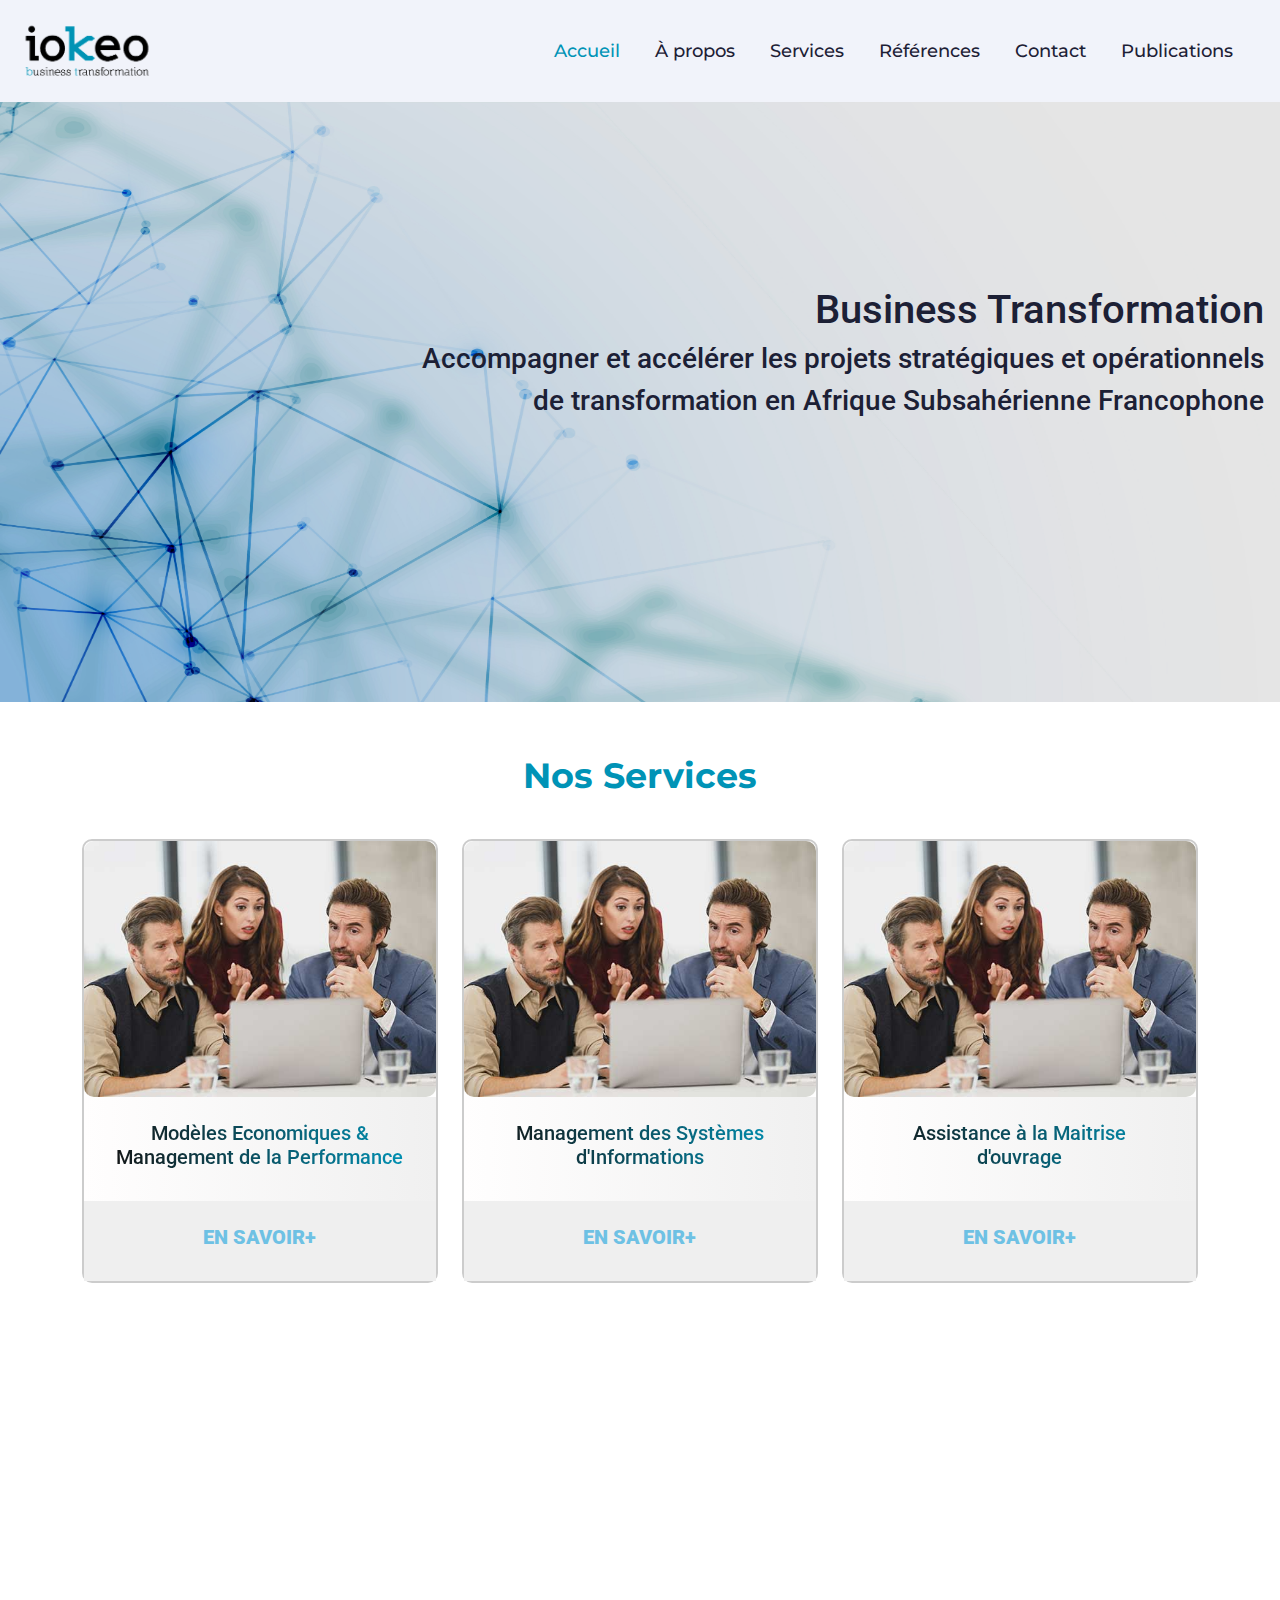
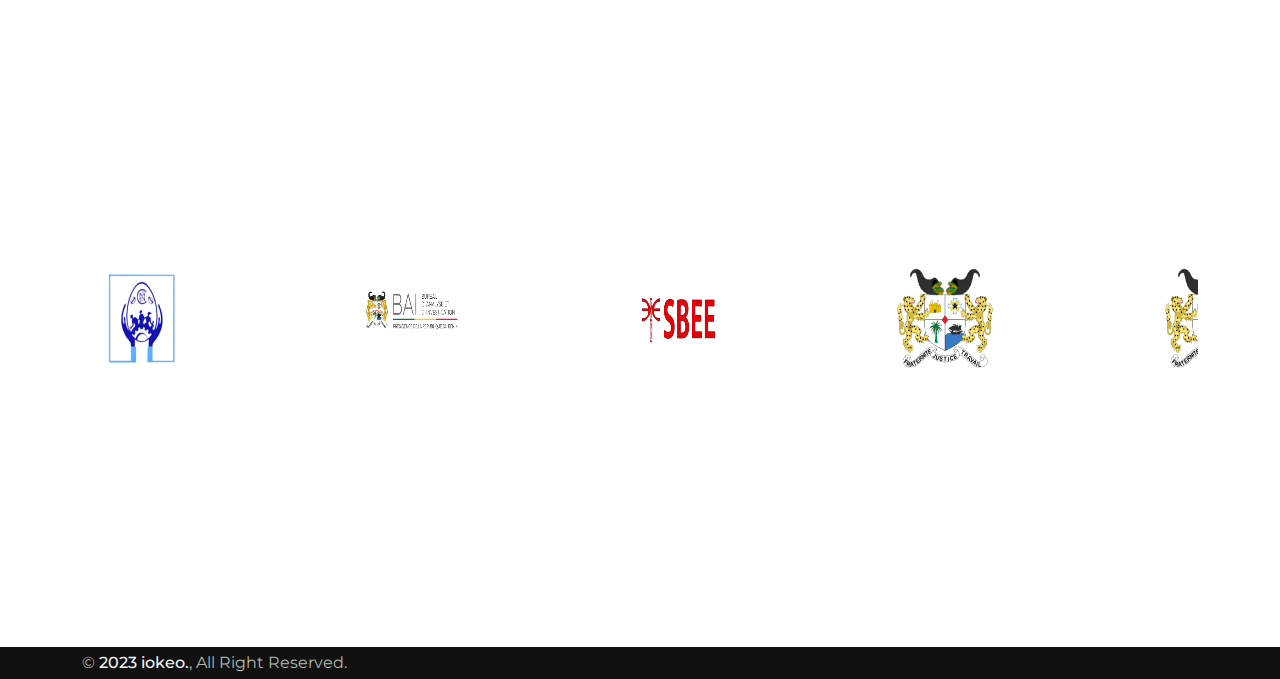
<file: index.html>
<!DOCTYPE html>
<html lang="fr">

<head>
    <meta charset="utf-8">
    <title>Iokeo - Transformation Digital</title>
    <meta content="width=device-width, initial-scale=1.0" name="viewport">
    <meta content="" name="keywords">
    <meta content="" name="description">

    <!-- Favicon -->
    <link href="img/k.png" rel="icon">

    <!-- Google Web Fonts -->
    <link rel="preconnect" href="https://fonts.googleapis.com">
    <link rel="preconnect" href="https://fonts.gstatic.com" crossorigin>
    <link
        href="https://fonts.googleapis.com/css2?family=Montserrat:wght@400;500&family=Roboto:wght@500;700&display=swap"
        rel="stylesheet">

    <!-- Icon Font Stylesheet -->
    <link href="https://cdnjs.cloudflare.com/ajax/libs/font-awesome/5.10.0/css/all.min.css" rel="stylesheet">
    <link href="https://cdn.jsdelivr.net/npm/bootstrap-icons@1.4.1/font/bootstrap-icons.css" rel="stylesheet">

    <!-- Libraries Stylesheet -->
    <link href="lib/animate/animate.min.css" rel="stylesheet">
    <link href="lib/owlcarousel/assets/owl.carousel.min.css" rel="stylesheet">
    <link href="lib/lightbox/css/lightbox.min.css" rel="stylesheet">

    <!-- Customized Bootstrap Stylesheet -->
    <link href="css/bootstrap.min.css" rel="stylesheet">

    <!-- Template Stylesheet -->
    <link href="css/style.css" rel="stylesheet">
    <link href="css/stylesIokeo.css" rel="stylesheet">
</head>

<body>
    <!-- Spinner Start -->
    <div id="spinner" class="show bg-white position-fixed translate-middle w-100 vh-100 top-50 start-50 d-flex align-items-center justify-content-center">
        <div class="spinner-border text-primary" role="status" style="width: 3rem; height: 3rem;"></div>
    </div>
    <!-- Spinner End -->

    <!-- Navbar Start -->
    <nav class="navbar navbar-expand-lg navbar-light bg-light">
        <div class="container-fluid">
    
            <a class="navbar-brand" href="index.html">
            <img src="img/logom.png" alt="Logo" width="150px">
            </a>
            
            
            <button class="navbar-toggler" type="button" data-bs-toggle="collapse" data-bs-target="#navbarNav" aria-controls="navbarNav" aria-expanded="false" aria-label="Toggle navigation">
            <span class="navbar-toggler-icon"></span>
            </button>
            
    
            <div class="collapse navbar-collapse justify-content-end" id="navbarNav">
            <ul class="navbar-nav">
                <li class="nav-item">
                <a class="nav-link active" aria-current="page" href="index.html">Accueil</a>
                </li>
                <li class="nav-item">
                <a class="nav-link" href="about.html">À propos</a>
                </li>
                <li class="nav-item">
                <a class="nav-link" href="service.html">Services</a>
                <ul class="dropdown-menu bg-light">
                      <li><a class="dropdown-item" href="service.html#section1">ME & MP</a></li>
                      <li><a class="dropdown-item" href="service.html#section2">Management SI</a></li>
                      <li><a class="dropdown-item" href="service.html#section3">Assistance à la Maitrise</a></li>
                      <li><a class="dropdown-item" href="service.html#section4">Ingénerie Web</a></li>
                      <li><a class="dropdown-item" href="service.html#section5">Microsoft 365</a></li>
                      <li><a class="dropdown-item" href="service.html#section6">GED-GEC-SAE Opensource</a></li>
                    </ul>
                </li>
                <li class="nav-item">
                <a class="nav-link" href="reference.html">Références</a>
                </li>
                <li class="nav-item">
                <a class="nav-link" href="contact.html">Contact</a>
                </li>
                <li class="nav-item">
                <a class="nav-link" href="#">Publications</a>
                </li>
            </ul>
            </div>
        </div>
        </nav>
    <!-- Navbar End -->


    <!-- Carousel Start -->
    <div id="header-carousel" class="carousel slide carousel-fade" data-bs-ride="carousel">
        <div class="carousel-inner">
          <div class="carousel-item active" data-bs-interval="5000">
            <img src="img/fond.png" class="d-block w-100" alt="..." height="600px">
            <div class="carousel-caption d-none d-md-block text-end p-3">
              <br><br><br><br><br><br><br>
              <h1>Business Transformation</h1>
              <h3>Accompagner et accélérer les projets stratégiques et opérationnels</h3>
              <h3>de transformation en Afrique Subsahérienne Francophone</h3>
            </div>
          </div>
          <div class="carousel-item" data-bs-interval="5000">
            <img src="img/fond.png" class="d-block w-100" alt="..." height="600px">
            <div class="carousel-caption d-none d-md-block text-end p-3">
              <br><br><br><br><br><br><br>
              <h1>Second slide label</h1>
              <h2>Some representative placeholder content for the second slide.</h2>
            </div>
          </div>
          <div class="carousel-item" data-bs-interval="5000">
            <img src="img/fond.png" class="d-block w-100" alt="..." height="600px">
            <div class="carousel-caption d-none d-md-block text-end p-3">
              <br><br><br><br><br><br><br>
              <h1>Third slide label</h1>
              <h2>Some representative placeholder content for the third slide.</h2>
            </div>
          </div>
        </div>
      </div>
      
    <!-- Carousel End -->

    <!-- Service Start -->
    <div class="container-xxl py-5">
        <div class="container">
            <div class="text-center mx-auto wow fadeInUp" data-wow-delay="0.1s" style="max-width: 500px;">
                <p class="titreIokeo fw-medium">Nos Services</p>
                <!-- <h1 class="display-5 mb-5">Digital Marketing Services that We Offer</h1> -->
            </div>
            <div class="row g-4">
                <div class="col-lg-4 col-md-6 wow fadeInUp" data-wow-delay="0.1s">
                    <div class="service-item position-relative h-100">
                        <div>
                            <img class="img-fluid" src="img/project-1.jpg" alt="">
                        </div>
                        <div class="p-4 gradient-background">
                            <a class="d-block h5 gradient-text" href="">Modèles Economiques & Management de la Performance</a>
                        </div>
                        <div class="savoir-background p-4 ">
                            <a class="d-block h6" href="service.html#section1">EN SAVOIR+</a>
                        </div>
                        
                    </div>
                </div>
                <div class="col-lg-4 col-md-6 wow fadeInUp" data-wow-delay="0.3s">
                    <div class="service-item position-relative h-100">
                        <div>
                            <img class="img-fluid" src="img/project-1.jpg" alt="">
                        </div>
                        <div class="p-4 gradient-background">
                            <a class="d-block h5 gradient-text" href="">Management des Systèmes d'Informations</a>
                        </div>
                        <div class="savoir-background p-4 ">
                            <a class="d-block h6" href="service.html#section2">EN SAVOIR+</a>
                        </div>
                    </div>
                </div>
                <div class="col-lg-4 col-md-6 wow fadeInUp" data-wow-delay="0.5s">
                    <div class="service-item position-relative h-100">
                        <div>
                            <img class="img-fluid" src="img/project-1.jpg" alt="">
                        </div>
                        <div class="p-4 gradient-background">
                            <a class="d-block h5 gradient-text" href="">Assistance à la Maitrise </br> d'ouvrage</a>
                        </div>
                        <div class="savoir-background p-4 ">
                            <a class="d-block h6" href="service.html#section3">EN SAVOIR+</a>
                        </div>
                    </div>
                </div>
                <div class="col-lg-4 col-md-6 wow fadeInUp" data-wow-delay="0.1s">
                    <div class="service-item position-relative h-100">
                        <div>
                            <img class="img-fluid" src="img/project-1.jpg" alt="">
                        </div>
                        <div class="p-4 gradient-background">
                            <a class="d-block h4 gradient-text" href="">Ingenierie du Web</a>
                        </div>
                        <div class="savoir-background p-4 ">
                            <a class="d-block h6" href="service.html#section4">EN SAVOIR+</a>
                        </div>
                    </div>
                </div>
                <div class="col-lg-4 col-md-6 wow fadeInUp" data-wow-delay="0.3s">
                    <div class="service-item position-relative h-100">
                        <div>
                            <img class="img-fluid" src="img/project-1.jpg" alt="">
                        </div>
                        <div class="p-4 gradient-background">
                            <a class="d-block h4 gradient-text" href="">MicroSoft 365</a>
                        </div>
                        <div class="savoir-background p-4 ">
                            <a class="d-block h6" href="service.html#section5">EN SAVOIR+</a>
                        </div>
                    </div>
                </div>
                <div class="col-lg-4 col-md-6 wow fadeInUp" data-wow-delay="0.5s">
                    <div class="service-item position-relative h-100">
                        <div>
                            <img class="img-fluid" src="img/project-1.jpg" alt="">
                        </div>
                        <div class="p-4 gradient-background">
                            <a class="d-block h4 gradient-text" href="">GED-GEC-SAE Opensource</a>
                        </div>
                        <div class="savoir-background p-4 ">
                            <a class="d-block h6" href="service.html#section6">EN SAVOIR+</a>
                        </div>
                    </div>
                </div>
            </div>
        </div>
    </div>
    <!-- Service End -->

    <!--Carousel 2 Start-->
    <div class="container">
        <div class="text-center mx-auto wow fadeInUp" data-wow-delay="0.1s" style="max-width: 500px;">
            <p class="titreIokeo fw-medium">Nos Références</p>
        </div>
        <div class="carouselIokeo mb-4">
            <div class="carousel-innerIokeo">
                <div class="carousel-itemIokeo">
                 <a href="reference.html#item1"><img src="img/logo/logo1.png" alt="Logo 1"></a> 
                </div>
                <div class="carousel-itemIokeo">
                    <a href="reference.html#item2"><img src="img/logo/logo2.png" alt="Logo 2"></a>
                </div>
                <div class="carousel-itemIokeo">
                    <a href="reference.html#item3"><img src="img/logo/logo3.png" alt="Logo 3"></a>
                </div>
                <div class="carousel-itemIokeo">
                    <a href="reference.html#item4"><img src="img/logo/logo4.png" alt="Logo 4"></a>
                </div>
                <div class="carousel-itemIokeo">
                    <a href="reference.html#item4"><img src="img/logo/logo4.png" alt="Logo 4"></a>
                </div>
                <div class="carousel-itemIokeo">
                    <a href="reference.html#item4"><img src="img/logo/logo4.png" alt="Logo 4"></a>
                </div>
            </div>
          </div>
    </div>
    <!--Carousel 2 End-->
    <!-- Footer Start -->
    <div class="container-fluid bg-dark footer mt-1 py-1 wow fadeIn" data-wow-delay="0.1s">
        <div class="container py-3">
            <div class="row g-5">
                <div class="col-lg-4 col-md-4">
                    <h5 class="text-white mb-4"><img src="img/logo.png" alt="Logo" width="196px" height="100px" /></h4>
               
                </div>
                <div class="col-lg-4 col-md-4">
                    <h4 class="text-white mb-4">Liens rapides</h4>
                    <a class="btn btn-link" href="index.html">Acceuil</a>
                    <a class="btn btn-link" href="about.html">A propos</a>
                    <a class="btn btn-link" href="index.html">Nos services</a>
                    <a class="btn btn-link" href="reference.html">Références</a>
                    <a class="btn btn-link" href="publications.html">Publications</a>
                    
           
                </div>
                <div class="col-lg-4 col-md-4">
                    <h4 class="text-white mb-4">Contacts</h4>
                    <p>18, rue 9006 Houénoussou-Sainte-Rita </p>
                    <p> (+229) 62 41 97 10</p>
                    <p>contact@iokeo.com</p>
                    <div class="d-flex pt-1">
                        <a class="btn btn-square btn-light rounded-circle me-2" href=""><i
                        class="fab fa-twitter"></i></a></p>
                        <a class="btn btn-square btn-light rounded-circle me-2" href=""><i
                            class="fab fa-linkedin"></i></a></div>
                </div>
            
                    
            </div>
        </div>
    </div>
    <!-- Footer End -->


    <!-- Copyright Start -->
    <div class="container-fluid copyright py-1">
        <div class="container">
            <div class="row">
                <div class="col-md-6 text-center text-md-start mb-3 mb-md-0">
                    &copy; <a class="fw-medium text-light" href="#">2023 iokeo.</a>, All Right Reserved.
                </div>
            </div>
        </div>
    </div>
    <!-- Copyright End -->

    <!-- JavaScript Libraries -->
    <script src="https://ajax.googleapis.com/ajax/libs/jquery/3.6.1/jquery.min.js"></script>
    <script src="https://cdn.jsdelivr.net/npm/bootstrap@5.0.0/dist/js/bootstrap.bundle.min.js"></script>
    <script src="lib/wow/wow.min.js"></script>
    <script src="lib/easing/easing.min.js"></script>
    <script src="lib/waypoints/waypoints.min.js"></script>
    <script src="lib/owlcarousel/owl.carousel.min.js"></script>
    <script src="lib/lightbox/js/lightbox.min.js"></script>

    <!-- Template Javascript -->
    <script src="js/main.js"></script>
    <script src="js/script.js"></script>
</body>

</html>
</file>
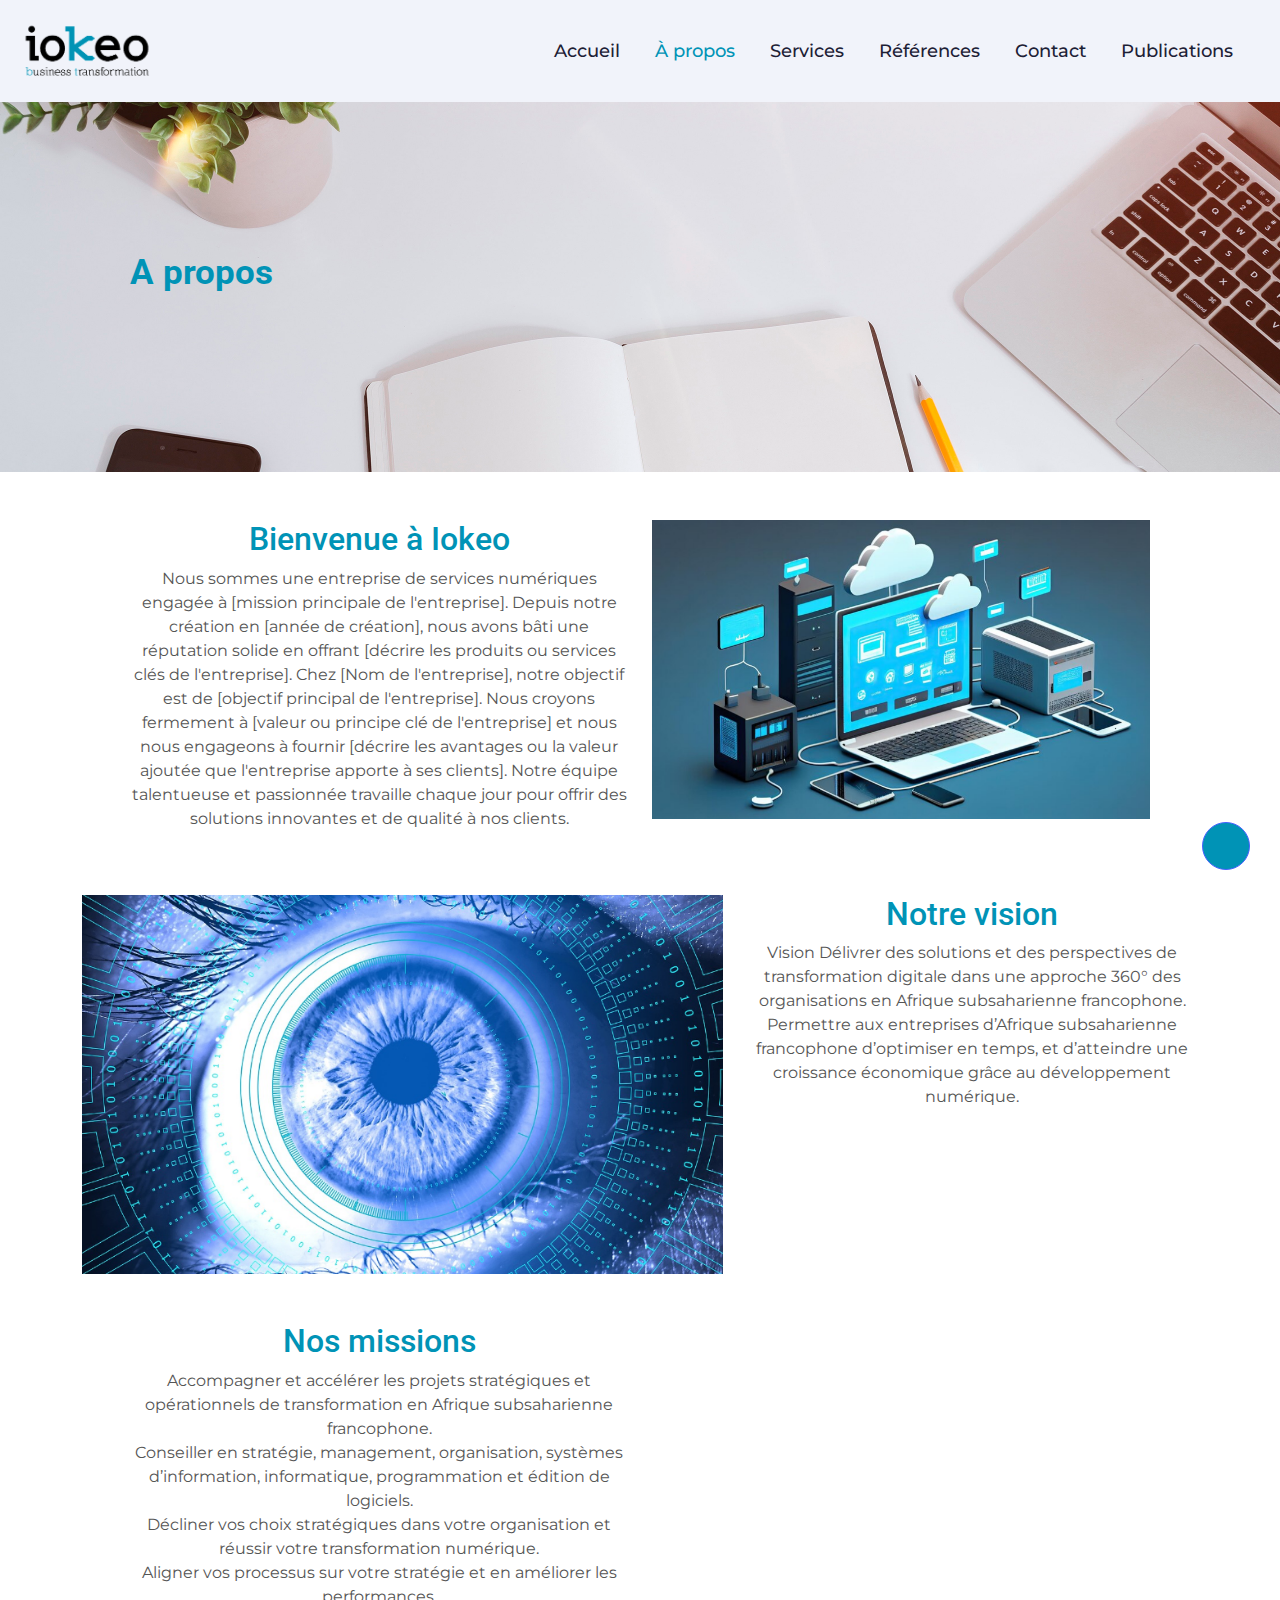
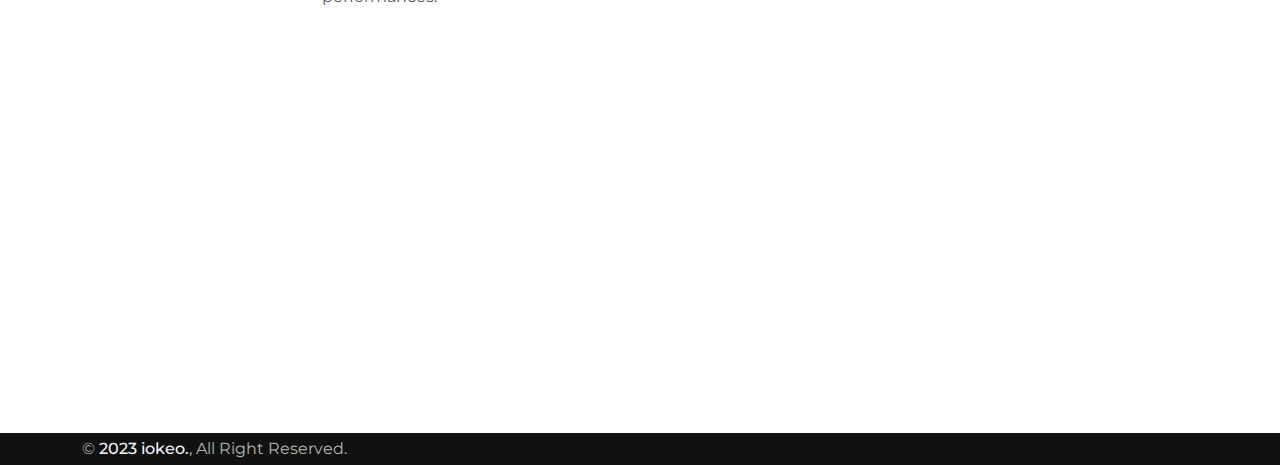
<file: about.html>
<!DOCTYPE html>
<html lang="en">

<head>
    <meta charset="utf-8">
    <title>Iokeo- Transformation digitale</title>
    <meta content="width=device-width, initial-scale=1.0" name="viewport">
    <meta content="" name="keywords">
    <meta content="" name="description">

    <!-- Favicon -->
    <link href="img/k.png" rel="icon">

    <!-- Google Web Fonts -->
    <link rel="preconnect" href="https://fonts.googleapis.com">
    <link rel="preconnect" href="https://fonts.gstatic.com" crossorigin>
    <link
        href="https://fonts.googleapis.com/css2?family=Montserrat:wght@400;500&family=Roboto:wght@500;700&display=swap"
        rel="stylesheet">

    <!-- Icon Font Stylesheet -->
    <link href="https://cdnjs.cloudflare.com/ajax/libs/font-awesome/5.10.0/css/all.min.css" rel="stylesheet">
    <link href="https://cdn.jsdelivr.net/npm/bootstrap-icons@1.4.1/font/bootstrap-icons.css" rel="stylesheet">

    <!-- Libraries Stylesheet -->
    <link href="lib/animate/animate.min.css" rel="stylesheet">
    <link href="lib/owlcarousel/assets/owl.carousel.min.css" rel="stylesheet">
    <link href="lib/lightbox/css/lightbox.min.css" rel="stylesheet">

    <!-- Customized Bootstrap Stylesheet -->
    <link href="css/bootstrap.min.css" rel="stylesheet">

    <!-- Template Stylesheet -->
    <link href="css/style.css" rel="stylesheet">
    <link href="css/stylesIokeo.css" rel="stylesheet">
</head>

<body>
    <!-- Spinner Start -->
    <div id="spinner"
        class="show bg-white position-fixed translate-middle w-100 vh-100 top-50 start-50 d-flex align-items-center justify-content-center">
        <div class="spinner-border text-primary" role="status" style="width: 3rem; height: 3rem;"></div>
    </div>
    <!-- Spinner End -->

    <!-- Navbar Start -->
    <nav class="navbar navbar-expand-lg navbar-light bg-light">
        <div class="container-fluid">
    
            <a class="navbar-brand" href="index.html">
            <img src="img/logom.png" alt="Logo" width="150px">
            </a>
            
            
            <button class="navbar-toggler" type="button" data-bs-toggle="collapse" data-bs-target="#navbarNav" aria-controls="navbarNav" aria-expanded="false" aria-label="Toggle navigation">
            <span class="navbar-toggler-icon"></span>
            </button>
            
    
            <div class="collapse navbar-collapse justify-content-end" id="navbarNav">
            <ul class="navbar-nav">
                <li class="nav-item">
                <a class="nav-link" aria-current="page" href="index.html">Accueil</a>
                </li>
                <li class="nav-item">
                <a class="nav-link active" href="about.html">À propos</a>
                </li>
                <li class="nav-item">
                <a class="nav-link" href="service.html">Services</a>
                <ul class="dropdown-menu bg-light">
                      <li><a class="dropdown-item" href="service.html#section1">ME & MP</a></li>
                      <li><a class="dropdown-item" href="service.html#section2">Management SI</a></li>
                      <li><a class="dropdown-item" href="service.html#section3">Assistance à la Maitrise</a></li>
                      <li><a class="dropdown-item" href="service.html#section4">Ingénerie Web</a></li>
                      <li><a class="dropdown-item" href="service.html#section5">Microsoft 365</a></li>
                      <li><a class="dropdown-item" href="service.html#section6">GED-GEC-SAE Opensource</a></li>
                    </ul>
                </li>
                <li class="nav-item">
                <a class="nav-link" href="reference.html">Références</a>
                </li>
                <li class="nav-item">
                <a class="nav-link" href="contact.html">Contact</a>
                </li>
                <li class="nav-item">
                <a class="nav-link" href="#">Publications</a>
                </li>
            </ul>
            </div>
        </div>
        </nav>
    <!-- navar End -->
    <div class="banner-area banner-about">
		<div class="container">
			<div class="row ps-5">
				<div class="col-md-12">
					<div class="banner">
						<h2 class="titreIokeo">A propos</h2>
					</div>
				</div>
			</div>
		</div>
	</div>


    <!-- About Start -->
    <div class="container">
        <div id="about" class="section wb">
            <div class="row p-5">
                <div class="col-md-6">
                    <div class="message-box text-center">
                        <h2 class="about-color">Bienvenue à Iokeo</h2>
                        <p>Nous sommes une entreprise de services numériques engagée à [mission principale de l'entreprise]. Depuis notre création en [année de création], nous avons bâti une réputation solide en offrant [décrire les produits ou services clés de l'entreprise].
                            Chez [Nom de l'entreprise], notre objectif est de [objectif principal de l'entreprise]. Nous croyons fermement à [valeur ou principe clé de l'entreprise] et nous nous engageons à fournir [décrire les avantages ou la valeur ajoutée que l'entreprise apporte à ses clients]. Notre équipe talentueuse et passionnée travaille chaque jour pour offrir des solutions innovantes et de qualité à nos clients.
                        </p>
                    </div><!-- end messagebox -->
                </div><!-- end col -->
    
                <div class="col-md-6">
                    <div class="post-media wow fadeIn">
                        <img src="img/image.PNG" alt="image" class="img-fluid" style="max-width: 100%;">
                    </div>
                </div>
            </div>
        </div>    
    
        <div id="about" class="section wb"> 
            <div class="row ">
                <div class="col-md-7">
                    <div class="post-media wow fadeIn text-center">
                         <img src="img/vision.PNG" alt="image" class="img-fluid" style="max-width: 100%;">
                    </div>
                </div>
    
                <div class="col-md-5">
                    <div class="message-box text-center">
                        <h2 class="about-color">Notre vision</h2>
                        <p>
                            Vision
                            Délivrer des solutions et des perspectives de transformation digitale dans une approche 360° des organisations en Afrique subsaharienne francophone.
                            
                            Permettre aux entreprises d’Afrique subsaharienne francophone d’optimiser en temps, et d’atteindre une croissance économique grâce au développement numérique.
                        </p>
                    </div>
                </div>
            </div>   
        </div>
    
        <div id="about" class="section wb">
            <div class="row p-5">
                <div class="col-md-6">
                    <div class="message-box text-center">
                        <h2 class="about-color">Nos missions</h2>
                        <p>Accompagner et accélérer les projets stratégiques et opérationnels de transformation en Afrique subsaharienne francophone.
                            </br>Conseiller en stratégie, management, organisation, systèmes d’information, informatique, programmation et édition de logiciels.
                            </br>Décliner vos choix stratégiques dans votre organisation et réussir votre transformation numérique.
                            </br>Aligner vos processus sur votre stratégie et en améliorer les performances.
                        </p>
                    </div><!-- end messagebox -->
                </div><!-- end col -->
    
                <div class="col-md-6">
                    <div class="post-media wow fadeIn">
                        <img src="img/mission.PNG" alt="image" class="img-fluid" style="max-width: 100%;">
                    </div>
                </div>
            </div>
        </div>
    </div>
    
    <!-- About End -->

    <!-- Footer Start -->
    <div class="container-fluid bg-dark footer mt-1 py-1 wow fadeIn" data-wow-delay="0.1s">
        <div class="container py-3">
            <div class="row g-5">
                <div class="col-lg-4 col-md-4">
                    <h5 class="text-white mb-4"><img src="img/logo.png" alt="Logo" width="196px" height="100px" /></h4>
               
                </div>
                <div class="col-lg-4 col-md-4">
                    <h4 class="text-white mb-4">Liens rapides</h4>
                    <a class="btn btn-link" href="index.html">Acceuil</a>
                    <a class="btn btn-link" href="about.html">A propos</a>
                    <a class="btn btn-link" href="index.html">Nos services</a>
                    <a class="btn btn-link" href="reference.html">Références</a>
                    <a class="btn btn-link" href="publications.html">Publications</a>
                    
           
                </div>
                <div class="col-lg-4 col-md-4">
                    <h4 class="text-white mb-4">Contacts</h4>
                    <p>18, rue 9006 Houénoussou-Sainte-Rita </p>
                    <p> (+229) 62 41 97 10</p>
                    <p>contact@iokeo.com</p>
                    <div class="d-flex pt-1">
                        <a class="btn btn-square btn-light rounded-circle me-2" href=""><i
                        class="fab fa-twitter"></i></a></p>
                        <a class="btn btn-square btn-light rounded-circle me-2" href=""><i
                            class="fab fa-linkedin"></i></a></div>
                </div>
            
                    
            </div>
        </div>
    </div>
    <!-- Footer End -->


    <!-- Copyright Start -->
    <div class="container-fluid copyright py-1">
        <div class="container">
            <div class="row">
                <div class="col-md-6 text-center text-md-start mb-3 mb-md-0">
                    &copy; <a class="fw-medium text-light" href="#">2023 iokeo.</a>, All Right Reserved.
                </div>
            </div>
        </div>
    </div>
    <!-- Copyright End -->



    <!-- Back to Top -->
    <a href="#" class="btn btn-lg btn-primary btn-lg-square rounded-circle back-to-top"><i
            class="bi bi-arrow-up"></i></a>


    <!-- JavaScript Libraries -->
    <script src="https://ajax.googleapis.com/ajax/libs/jquery/3.6.1/jquery.min.js"></script>
    <script src="https://cdn.jsdelivr.net/npm/bootstrap@5.0.0/dist/js/bootstrap.bundle.min.js"></script>
    <script src="lib/wow/wow.min.js"></script>
    <script src="lib/easing/easing.min.js"></script>
    <script src="lib/waypoints/waypoints.min.js"></script>
    <script src="lib/owlcarousel/owl.carousel.min.js"></script>
    <script src="lib/lightbox/js/lightbox.min.js"></script>

    <!-- Template Javascript -->
    <script src="js/main.js"></script>
</body>

</html>
</file>
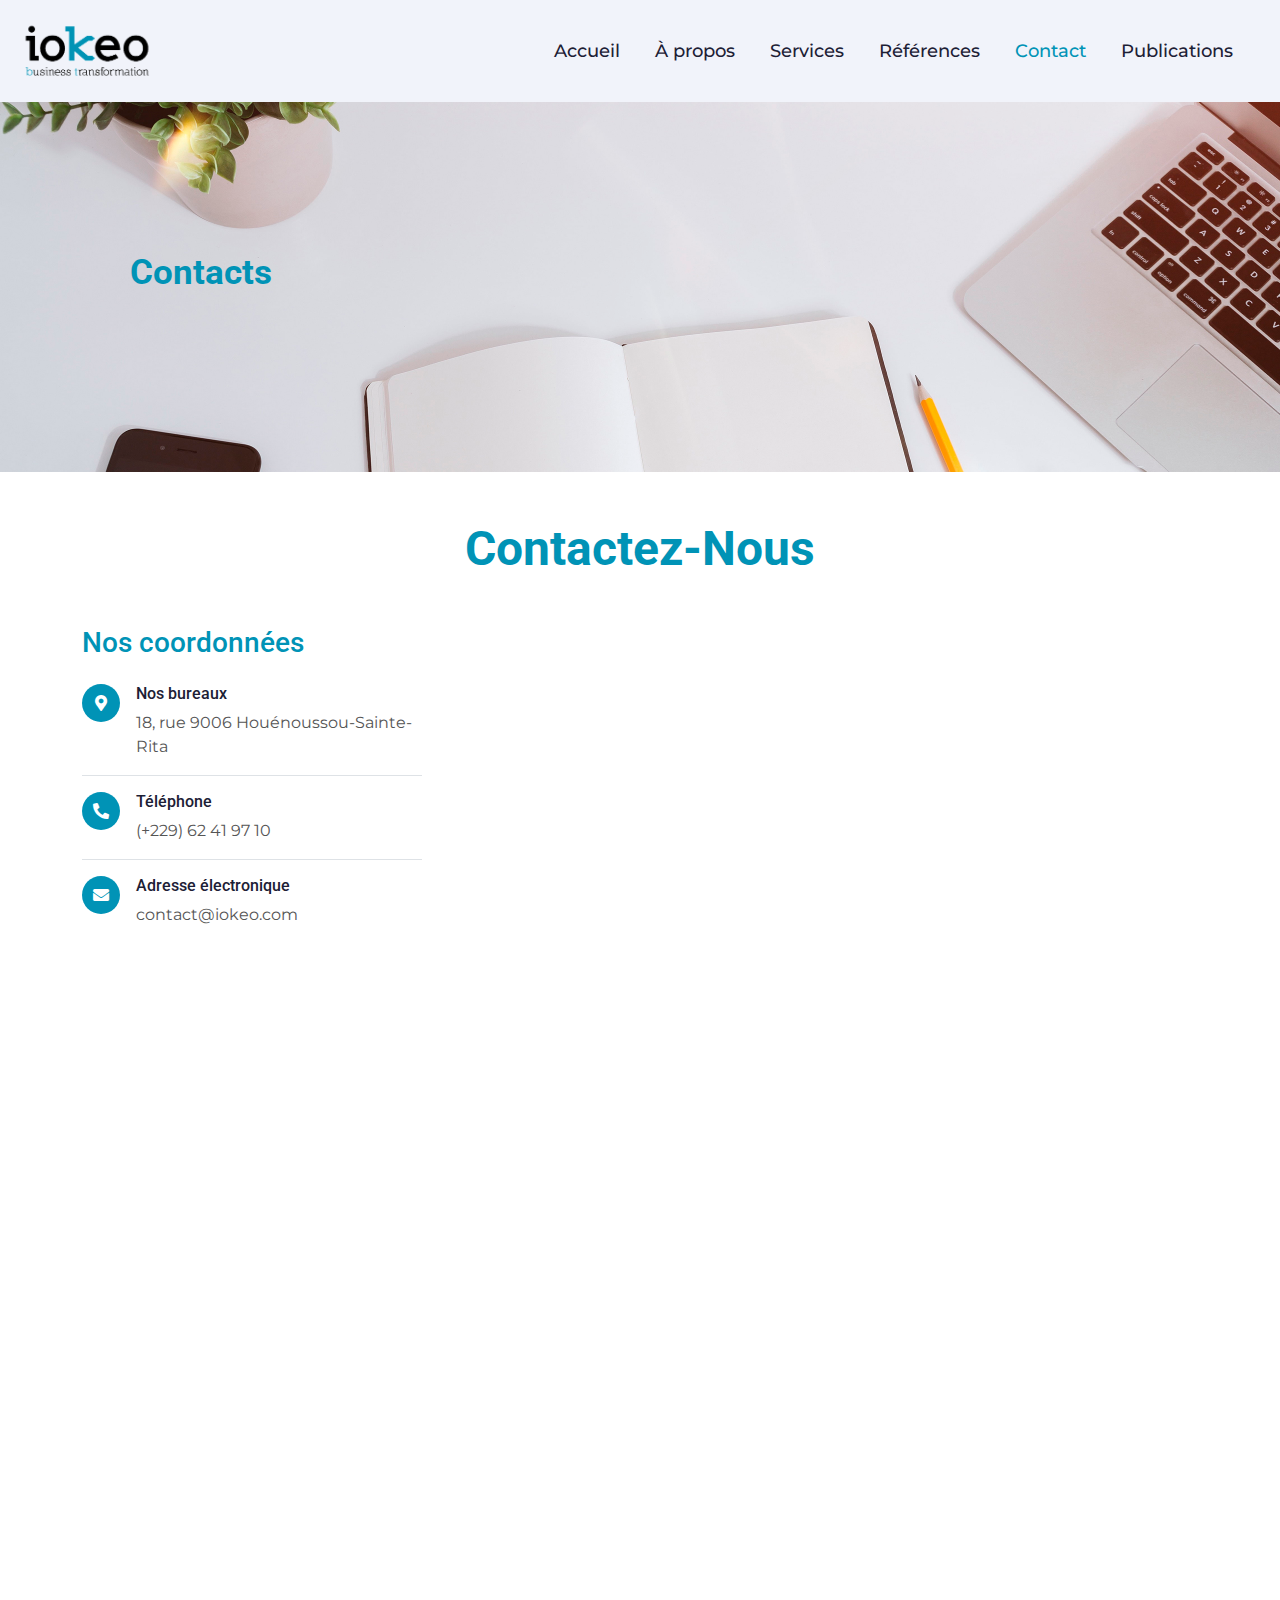
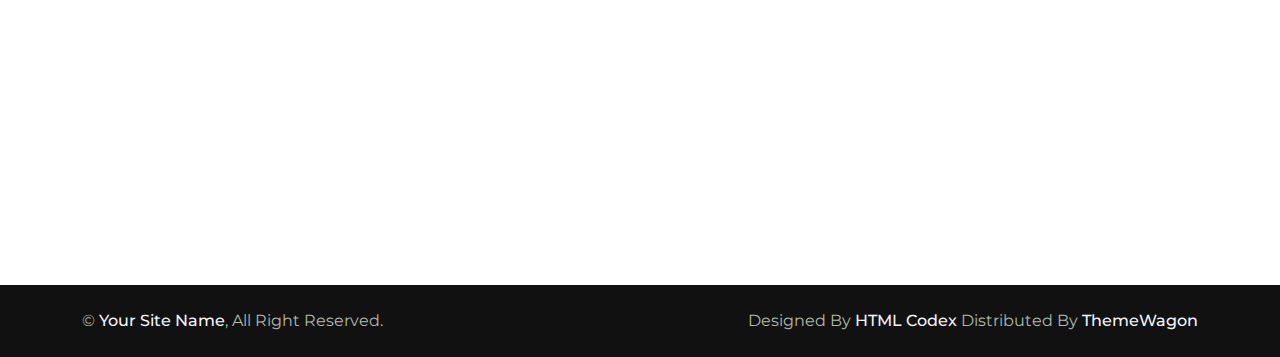
<file: contact.html>
<!--<?php
if(isset($_POST['submit'])){
    $to = "ada@iokeo.com"; // Adresse e-mail de destination
    $subject = $_POST['objet']; // Sujet de l'e-mail
    $name = $_POST['name']; // Nom de l'expéditeur
    $email = $_POST['email']; // Adresse e-mail de l'expéditeur
    $message = $_POST['message']; // Message de l'e-mail
    
    // Vérification des champs requis
    if(!empty($name) && !empty($email) && !empty($message)){
        $headers = "From: $name <$email>" . "\r\n"; // En-têtes de l'e-mail
        
        // Envoi de l'e-mail
        if(mail($to, $subject, $message, $headers)){
            echo "Message envoyé avec succès";
        } else{
            echo "Une erreur s'est produite lors de l'envoi du message";
        }
    } else{
        echo "Veuillez remplir tous les champs du formulaire";
    }
}
?>-->
<!DOCTYPE html>
<html lang="en">

<head>
    <meta charset="utf-8">
    <title>Iokeo- Transformation digitale</title>
    <meta content="width=device-width, initial-scale=1.0" name="viewport">
    <meta content="" name="keywords">
    <meta content="" name="description">

    <!-- Favicon -->
    <link href="img/k.png" rel="icon">

    <!-- Google Web Fonts -->
    <link rel="preconnect" href="https://fonts.googleapis.com">
    <link rel="preconnect" href="https://fonts.gstatic.com" crossorigin>
    <link href="https://fonts.googleapis.com/css2?family=Montserrat:wght@400;500&family=Roboto:wght@500;700&display=swap" rel="stylesheet">  

    <!-- Icon Font Stylesheet -->
    <link href="https://cdnjs.cloudflare.com/ajax/libs/font-awesome/5.10.0/css/all.min.css" rel="stylesheet">
    <link href="https://cdn.jsdelivr.net/npm/bootstrap-icons@1.4.1/font/bootstrap-icons.css" rel="stylesheet">

    <!-- Libraries Stylesheet -->
    <link href="lib/animate/animate.min.css" rel="stylesheet">
    <link href="lib/owlcarousel/assets/owl.carousel.min.css" rel="stylesheet">
    <link href="lib/lightbox/css/lightbox.min.css" rel="stylesheet">

    <!-- Customized Bootstrap Stylesheet -->
    <link href="css/bootstrap.min.css" rel="stylesheet">

    <!-- Template Stylesheet -->
    <link href="css/style.css" rel="stylesheet">
    <link href="css/stylesIokeo.css" rel="stylesheet">
</head>

<body>
    <!-- Spinner Start -->
    <div id="spinner" class="show bg-white position-fixed translate-middle w-100 vh-100 top-50 start-50 d-flex align-items-center justify-content-center">
        <div class="spinner-border text-primary" role="status" style="width: 3rem; height: 3rem;"></div>
    </div>
    <!-- Spinner End -->

    <!-- Navbar Start -->
    <nav class="navbar navbar-expand-lg navbar-light bg-light">
        <div class="container-fluid">
    
            <a class="navbar-brand" href="index.html">
            <img src="img/logom.png" alt="Logo" width="150px">
            </a>
            
            
            <button class="navbar-toggler" type="button" data-bs-toggle="collapse" data-bs-target="#navbarNav" aria-controls="navbarNav" aria-expanded="false" aria-label="Toggle navigation">
            <span class="navbar-toggler-icon"></span>
            </button>
            
    
            <div class="collapse navbar-collapse justify-content-end" id="navbarNav">
            <ul class="navbar-nav">
                <li class="nav-item">
                <a class="nav-link" aria-current="page" href="index.html">Accueil</a>
                </li>
                <li class="nav-item">
                <a class="nav-link" href="about.html">À propos</a>
                </li>
                <li class="nav-item">
                <a class="nav-link" href="service.html">Services</a>
                <ul class="dropdown-menu bg-light">
                      <li><a class="dropdown-item" href="service.html#section1">ME & MP</a></li>
                      <li><a class="dropdown-item" href="service.html#section2">Management SI</a></li>
                      <li><a class="dropdown-item" href="service.html#section3">Assistance à la Maitrise</a></li>
                      <li><a class="dropdown-item" href="service.html#section4">Ingénerie Web</a></li>
                      <li><a class="dropdown-item" href="service.html#section5">Microsoft 365</a></li>
                      <li><a class="dropdown-item" href="service.html#section6">GED-GEC-SAE Opensource</a></li>
                    </ul>
                </li>
                <li class="nav-item">
                <a class="nav-link" href="reference.html">Références</a>
                </li>
                <li class="nav-item">
                <a class="nav-link active" href="contact.html">Contact</a>
                </li>
                <li class="nav-item">
                <a class="nav-link" href="#">Publications</a>
                </li>
            </ul>
            </div>
        </div>
        </nav>
    <!-- Navbar End -->


    <!-- Banner Start -->
    <div class="banner-area banner-about">
		<div class="container">
			<div class="row ps-5">
				<div class="col-md-12">
					<div class="banner">
						<h2 class="titreIokeo">Contacts</h2>
					</div>
				</div>
			</div>
		</div>
	</div>
    <!-- Banner End -->


    <!-- Contact Start -->
    <div class="container-xxl py-5">
        <div class="container">
            <div class="text-center mx-auto wow fadeInUp" data-wow-delay="0.1s" style="max-width: 500px;">
                <h2 class="display-5 mb-5 about-color">Contactez-Nous</h1>
            </div>
            <div class="row g-5">
                <div class="col-lg-4 wow fadeInUp" data-wow-delay="0.5s">
                    <h3 class="mb-4 about-color">Nos coordonnées </h3>
                    <div class="d-flex border-bottom pb-3 mb-3">
                        <div class="flex-shrink-0 btn-square rounded-circle">
                            <i class="fa fa-map-marker-alt text-white"></i>
                        </div>
                        <div class="ms-3">
                            <h6>Nos bureaux</h6>
                            <span>18, rue 9006 Houénoussou-Sainte-Rita</span>
                        </div>
                    </div>
                    <div class="d-flex border-bottom pb-3 mb-3">
                        <div class="flex-shrink-0 btn-square rounded-circle">
                            <i class="fa fa-phone-alt text-white"></i>
                        </div>
                        <div class="ms-3">
                            <h6>Téléphone</h6>
                            <span>(+229) 62 41 97 10</span>
                        </div>
                    </div>
                    <div class="d-flex border-bottom-0 pb-3 mb-3">
                        <div class="flex-shrink-0 btn-square rounded-circle">
                            <i class="fa fa-envelope text-white"></i>
                        </div>
                        <div class="ms-3">
                            <h6>Adresse électronique</h6>
                            <span>contact@iokeo.com</span>
                        </div>
                    </div>
                </div>
                <div class="col-lg-8">
                    <iframe class="w-100 rounded"
                    src="https://www.google.com/maps/embed?pb=!1m10!1m8!1m3!1d991.2660048608421!2d2.4050721999999998!3d6.385739565567627!3m2!1i1024!2i768!4f13.1!5e0!3m2!1sfr!2sbj!4v1687790022043!5m2!1sfr!2sbj"
                    frameborder="0" style="min-height: 300px; border:0;" allowfullscreen="" aria-hidden="false"
                    tabindex="0"></iframe>
                </div>
            </div>
            <div class="row pt-3">
                <div class="col-lg-3"></div>
                <div class="col-lg-6 wow fadeInUp " data-wow-delay="0.1s">
                    <h4 class="mt-5 message-div">Rédigez votre message</h4>
                    <p class="mb-4">N'hésitez pas à nous laisser un message pour vos préoccupations, nous repondrions dans les plus brefs délais.</p>
                    <form>
                        <div class="row g-3">
                            <div class="col-md-6">
                                <div class="form-floating">
                                    <input type="text" class="form-control" id="name" placeholder="Your Name" name="name" required>
                                    <label for="name">Votre Nom</label>
                                </div>
                            </div>
                            <div class="col-md-6">
                                <div class="form-floating">
                                    <input type="email" class="form-control" id="email" placeholder="Your Email" name="email" required>
                                    <label for="email">Votre Adresse E-mail</label>
                                </div>
                            </div>
                            <div class="col-12">
                                <div class="form-floating">
                                    <input type="text" class="form-control" id="subject" placeholder="Subject" name="subject" required>
                                    <label for="subject">Objet</label>
                                </div>
                            </div>
                            <div class="col-12">
                                <div class="form-floating">
                                    <textarea class="form-control" placeholder="Leave a message here" id="message" style="height: 150px" name="message" required></textarea>
                                    <label for="message">Message</label>
                                </div>
                            </div>
                            <div class="col-12">
                                <button class="btn btn-primary py-2 message-div " type="submit">Envoyer</button>
                            </div>
                        </div>
                    </form>
                </div>
                <div class="col-lg-3"></div>
            </div>
        </div>
    </div>
    <!-- Contact End -->


    <!-- Footer Start -->
    <div class="container-fluid bg-dark footer mt-1 py-1 wow fadeIn" data-wow-delay="0.1s">
        <div class="container py-5">
            <div class="row g-5">
                <div class="col-lg-4 col-md-4">
                    <h4 class="text-white mb-4"><img src="img/logo.png" alt="Logo" width="200px" height="100px" /></h4>
               
                </div>
                <div class="col-lg-4 col-md-4">
                    <h4 class="text-white mb-4">Liens rapides</h4>
                    <a class="btn btn-link" href="index.html">Acceuil</a>
                    <a class="btn btn-link" href="about.html">A propos</a>
                    <a class="btn btn-link" href="index.html">Nos services</a>
                    <a class="btn btn-link" href="reference.html">Références</a>
                    <a class="btn btn-link" href="publications.html">Publications</a>
                    
           
                </div>
                <div class="col-lg-4 col-md-4">
                    <h4 class="text-white mb-4">Contacts</h4>
                    <p>18, rue 9006 Houénoussou-Sainte-Rita </p></br>
                    <p> (+229) 62 41 97 10</p></br>
                    <p>contact@iokeo.com</p>
                </div>
            </div>
        </div>
    </div>
    <!-- Footer End -->


    <!-- Copyright Start -->
    <div class="container-fluid copyright py-4">
        <div class="container">
            <div class="row">
                <div class="col-md-6 text-center text-md-start mb-3 mb-md-0">
                    &copy; <a class="fw-medium text-light" href="#">Your Site Name</a>, All Right Reserved.
                </div>
                <div class="col-md-6 text-center text-md-end">
                    <!--/*** This template is free as long as you keep the footer author’s credit link/attribution link/backlink. If you'd like to use the template without the footer author’s credit link/attribution link/backlink, you can purchase the Credit Removal License from "https://htmlcodex.com/credit-removal". Thank you for your support. ***/-->
                    Designed By <a class="fw-medium text-light" href="https://htmlcodex.com">HTML Codex</a>
                    Distributed By <a class="fw-medium text-light" href="https://themewagon.com">ThemeWagon</a>
                </div>
            </div>
        </div>
    </div>
    <!-- Copyright End -->



    <!-- JavaScript Libraries -->
    <script src="https://ajax.googleapis.com/ajax/libs/jquery/3.6.1/jquery.min.js"></script>
    <script src="https://cdn.jsdelivr.net/npm/bootstrap@5.0.0/dist/js/bootstrap.bundle.min.js"></script>
    <script src="lib/wow/wow.min.js"></script>
    <script src="lib/easing/easing.min.js"></script>
    <script src="lib/waypoints/waypoints.min.js"></script>
    <script src="lib/owlcarousel/owl.carousel.min.js"></script>
    <script src="lib/lightbox/js/lightbox.min.js"></script>

    <!-- Template Javascript -->
    <script src="js/main.js"></script>
</body>

</html>
</file>
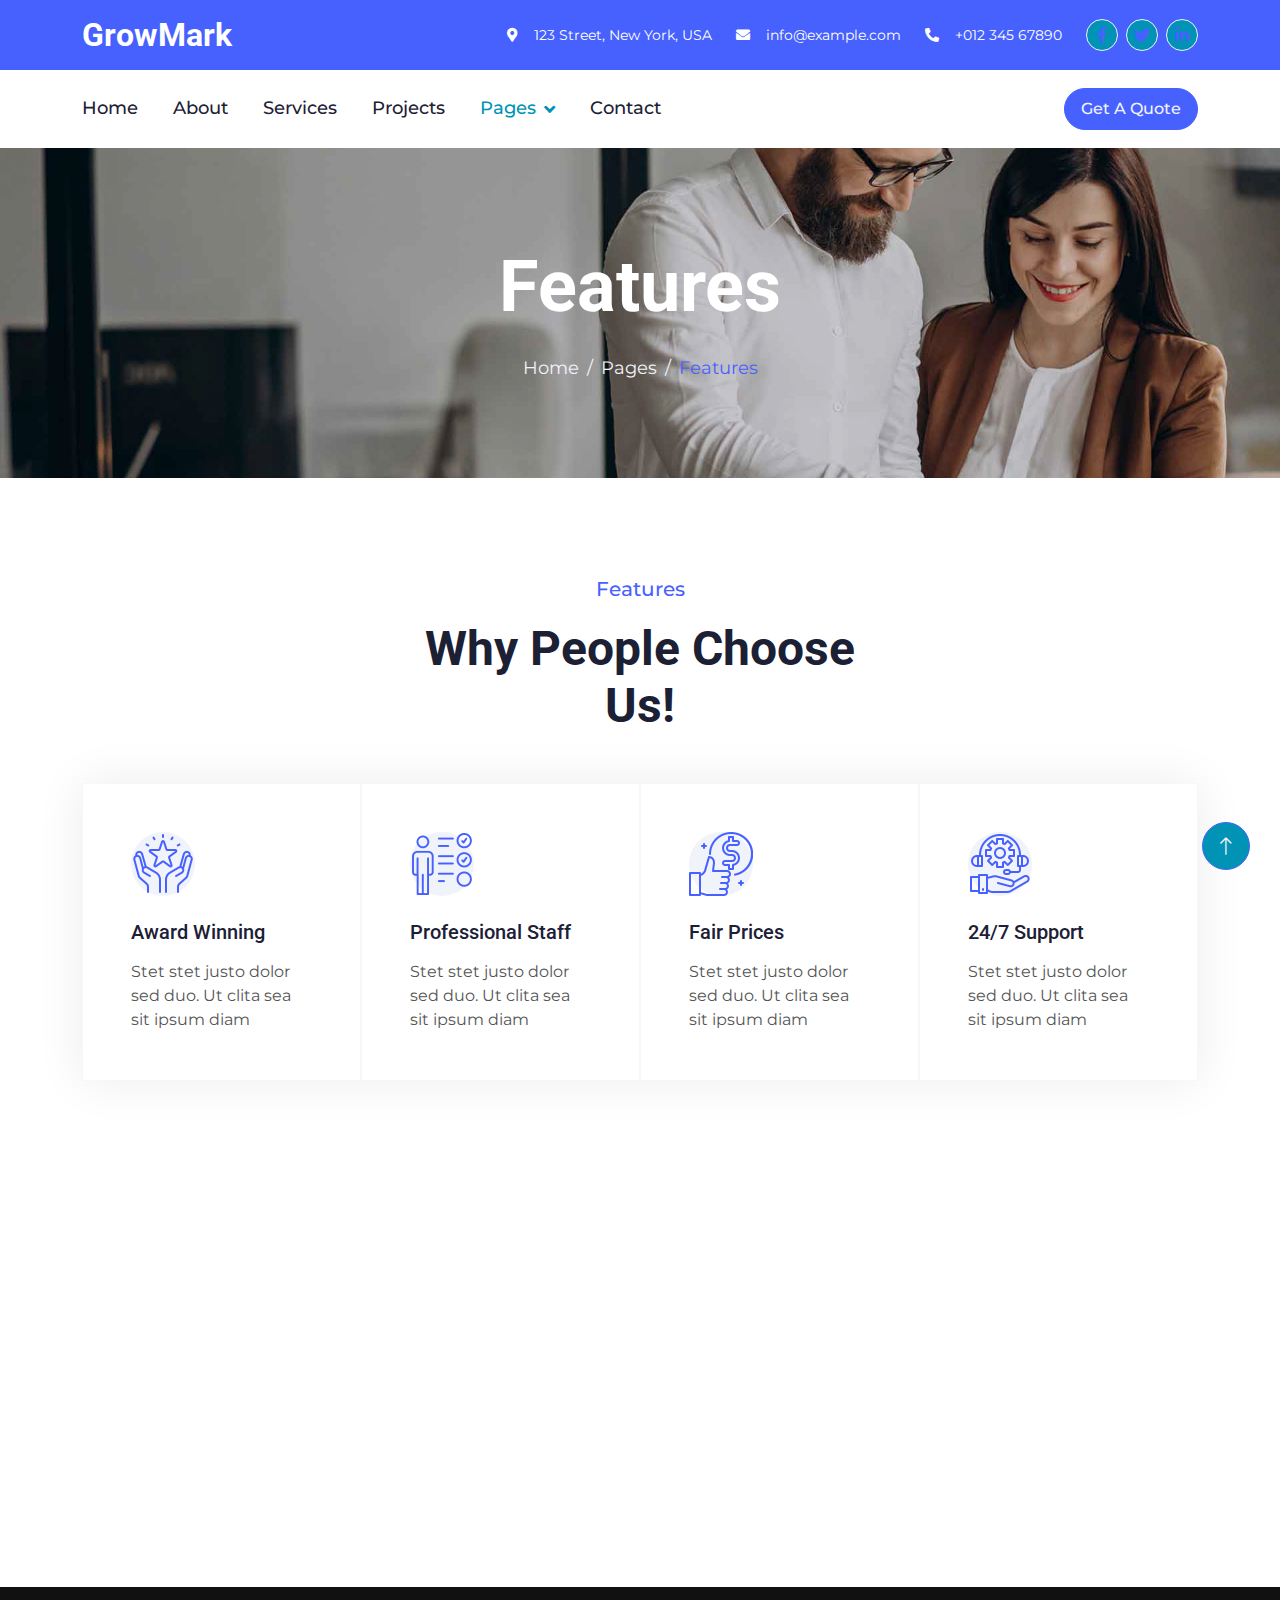
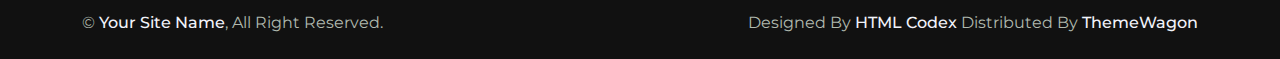
<file: feature.html>
<!DOCTYPE html>
<html lang="en">

<head>
    <meta charset="utf-8">
    <title>GrowMark - Digital Marketing HTML Template</title>
    <meta content="width=device-width, initial-scale=1.0" name="viewport">
    <meta content="" name="keywords">
    <meta content="" name="description">

    <!-- Favicon -->
    <link href="img/favicon.ico" rel="icon">

    <!-- Google Web Fonts -->
    <link rel="preconnect" href="https://fonts.googleapis.com">
    <link rel="preconnect" href="https://fonts.gstatic.com" crossorigin>
    <link
        href="https://fonts.googleapis.com/css2?family=Montserrat:wght@400;500&family=Roboto:wght@500;700&display=swap"
        rel="stylesheet">

    <!-- Icon Font Stylesheet -->
    <link href="https://cdnjs.cloudflare.com/ajax/libs/font-awesome/5.10.0/css/all.min.css" rel="stylesheet">
    <link href="https://cdn.jsdelivr.net/npm/bootstrap-icons@1.4.1/font/bootstrap-icons.css" rel="stylesheet">

    <!-- Libraries Stylesheet -->
    <link href="lib/animate/animate.min.css" rel="stylesheet">
    <link href="lib/owlcarousel/assets/owl.carousel.min.css" rel="stylesheet">
    <link href="lib/lightbox/css/lightbox.min.css" rel="stylesheet">

    <!-- Customized Bootstrap Stylesheet -->
    <link href="css/bootstrap.min.css" rel="stylesheet">

    <!-- Template Stylesheet -->
    <link href="css/style.css" rel="stylesheet">
</head>

<body>
    <!-- Spinner Start -->
    <div id="spinner"
        class="show bg-white position-fixed translate-middle w-100 vh-100 top-50 start-50 d-flex align-items-center justify-content-center">
        <div class="spinner-border text-primary" role="status" style="width: 3rem; height: 3rem;"></div>
    </div>
    <!-- Spinner End -->


    <!-- Topbar Start -->
    <div class="container-fluid bg-primary text-white d-none d-lg-flex">
        <div class="container py-3">
            <div class="d-flex align-items-center">
                <a href="index.html">
                    <h2 class="text-white fw-bold m-0">GrowMark</h2>
                </a>
                <div class="ms-auto d-flex align-items-center">
                    <small class="ms-4"><i class="fa fa-map-marker-alt me-3"></i>123 Street, New York, USA</small>
                    <small class="ms-4"><i class="fa fa-envelope me-3"></i>info@example.com</small>
                    <small class="ms-4"><i class="fa fa-phone-alt me-3"></i>+012 345 67890</small>
                    <div class="ms-3 d-flex">
                        <a class="btn btn-sm-square btn-light text-primary rounded-circle ms-2" href=""><i
                                class="fab fa-facebook-f"></i></a>
                        <a class="btn btn-sm-square btn-light text-primary rounded-circle ms-2" href=""><i
                                class="fab fa-twitter"></i></a>
                        <a class="btn btn-sm-square btn-light text-primary rounded-circle ms-2" href=""><i
                                class="fab fa-linkedin-in"></i></a>
                    </div>
                </div>
            </div>
        </div>
    </div>
    <!-- Topbar End -->


    <!-- Navbar Start -->
    <div class="container-fluid bg-white sticky-top">
        <div class="container">
            <nav class="navbar navbar-expand-lg bg-white navbar-light p-lg-0">
                <a href="index.html" class="navbar-brand d-lg-none">
                    <h1 class="fw-bold m-0">GrowMark</h1>
                </a>
                <button type="button" class="navbar-toggler me-0" data-bs-toggle="collapse"
                    data-bs-target="#navbarCollapse">
                    <span class="navbar-toggler-icon"></span>
                </button>
                <div class="collapse navbar-collapse" id="navbarCollapse">
                    <div class="navbar-nav">
                        <a href="index.html" class="nav-item nav-link">Home</a>
                        <a href="about.html" class="nav-item nav-link">About</a>
                        <a href="service.html" class="nav-item nav-link">Services</a>
                        <a href="project.html" class="nav-item nav-link">Projects</a>
                        <div class="nav-item dropdown">
                            <a href="#" class="nav-link dropdown-toggle active" data-bs-toggle="dropdown">Pages</a>
                            <div class="dropdown-menu bg-light rounded-0 rounded-bottom m-0">
                                <a href="feature.html" class="dropdown-item active">Features</a>
                                <a href="team.html" class="dropdown-item">Our Team</a>
                                <a href="testimonial.html" class="dropdown-item">Testimonial</a>
                                <a href="quote.html" class="dropdown-item">Quotation</a>
                                <a href="404.html" class="dropdown-item">404 Page</a>
                            </div>
                        </div>
                        <a href="contact.html" class="nav-item nav-link">Contact</a>
                    </div>
                    <div class="ms-auto d-none d-lg-block">
                        <a href="" class="btn btn-primary rounded-pill py-2 px-3">Get A Quote</a>
                    </div>
                </div>
            </nav>
        </div>
    </div>
    <!-- Navbar End -->


    <!-- Page Header Start -->
    <div class="container-fluid page-header py-5 mb-5 wow fadeIn" data-wow-delay="0.1s">
        <div class="container text-center py-5">
            <h1 class="display-2 text-white mb-4 animated slideInDown">Features</h1>
            <nav aria-label="breadcrumb animated slideInDown">
                <ol class="breadcrumb justify-content-center mb-0">
                    <li class="breadcrumb-item"><a href="#">Home</a></li>
                    <li class="breadcrumb-item"><a href="#">Pages</a></li>
                    <li class="breadcrumb-item text-primary" aria-current="page">Features</li>
                </ol>
            </nav>
        </div>
    </div>
    <!-- Page Header End -->


    <!-- Features Start -->
    <div class="container-xxl py-5">
        <div class="text-center mx-auto wow fadeInUp" data-wow-delay="0.1s" style="max-width: 500px;">
            <p class="fs-5 fw-medium text-primary">Features</p>
            <h1 class="display-5 mb-5">Why People Choose Us!</h1>
        </div>
        <div class="container">
            <div class="row g-0 feature-row">
                <div class="col-md-6 col-lg-3 wow fadeIn" data-wow-delay="0.1s">
                    <div class="feature-item border h-100 p-5">
                        <div class="btn-square bg-light rounded-circle mb-4" style="width: 64px; height: 64px;">
                            <img class="img-fluid" src="img/icon/icon-1.png" alt="Icon">
                        </div>
                        <h5 class="mb-3">Award Winning</h5>
                        <p class="mb-0">Stet stet justo dolor sed duo. Ut clita sea sit ipsum diam</p>
                    </div>
                </div>
                <div class="col-md-6 col-lg-3 wow fadeIn" data-wow-delay="0.3s">
                    <div class="feature-item border h-100 p-5">
                        <div class="btn-square bg-light rounded-circle mb-4" style="width: 64px; height: 64px;">
                            <img class="img-fluid" src="img/icon/icon-2.png" alt="Icon">
                        </div>
                        <h5 class="mb-3">Professional Staff</h5>
                        <p class="mb-0">Stet stet justo dolor sed duo. Ut clita sea sit ipsum diam</p>
                    </div>
                </div>
                <div class="col-md-6 col-lg-3 wow fadeIn" data-wow-delay="0.5s">
                    <div class="feature-item border h-100 p-5">
                        <div class="btn-square bg-light rounded-circle mb-4" style="width: 64px; height: 64px;">
                            <img class="img-fluid" src="img/icon/icon-3.png" alt="Icon">
                        </div>
                        <h5 class="mb-3">Fair Prices</h5>
                        <p class="mb-0">Stet stet justo dolor sed duo. Ut clita sea sit ipsum diam</p>
                    </div>
                </div>
                <div class="col-md-6 col-lg-3 wow fadeIn" data-wow-delay="0.7s">
                    <div class="feature-item border h-100 p-5">
                        <div class="btn-square bg-light rounded-circle mb-4" style="width: 64px; height: 64px;">
                            <img class="img-fluid" src="img/icon/icon-4.png" alt="Icon">
                        </div>
                        <h5 class="mb-3">24/7 Support</h5>
                        <p class="mb-0">Stet stet justo dolor sed duo. Ut clita sea sit ipsum diam</p>
                    </div>
                </div>
            </div>
        </div>
    </div>
    <!-- Features End -->


    <!-- Footer Start -->
    <div class="container-fluid bg-dark footer mt-5 py-5 wow fadeIn" data-wow-delay="0.1s">
        <div class="container py-5">
            <div class="row g-5">
                <div class="col-lg-3 col-md-6">
                    <h4 class="text-white mb-4">Our Office</h4>
                    <p class="mb-2"><i class="fa fa-map-marker-alt me-3"></i>123 Street, New York, USA</p>
                    <p class="mb-2"><i class="fa fa-phone-alt me-3"></i>+012 345 67890</p>
                    <p class="mb-2"><i class="fa fa-envelope me-3"></i>info@example.com</p>
                    <div class="d-flex pt-3">
                        <a class="btn btn-square btn-light rounded-circle me-2" href=""><i
                                class="fab fa-twitter"></i></a>
                        <a class="btn btn-square btn-light rounded-circle me-2" href=""><i
                                class="fab fa-facebook-f"></i></a>
                        <a class="btn btn-square btn-light rounded-circle me-2" href=""><i
                                class="fab fa-youtube"></i></a>
                        <a class="btn btn-square btn-light rounded-circle me-2" href=""><i
                                class="fab fa-linkedin-in"></i></a>
                    </div>
                </div>
                <div class="col-lg-3 col-md-6">
                    <h4 class="text-white mb-4">Quick Links</h4>
                    <a class="btn btn-link" href="">About Us</a>
                    <a class="btn btn-link" href="">Contact Us</a>
                    <a class="btn btn-link" href="">Our Services</a>
                    <a class="btn btn-link" href="">Terms & Condition</a>
                    <a class="btn btn-link" href="">Support</a>
                </div>
                <div class="col-lg-3 col-md-6">
                    <h4 class="text-white mb-4">Business Hours</h4>
                    <p class="mb-1">Monday - Friday</p>
                    <h6 class="text-light">09:00 am - 07:00 pm</h6>
                    <p class="mb-1">Saturday</p>
                    <h6 class="text-light">09:00 am - 12:00 pm</h6>
                    <p class="mb-1">Sunday</p>
                    <h6 class="text-light">Closed</h6>
                </div>
                <div class="col-lg-3 col-md-6">
                    <h4 class="text-white mb-4">Newsletter</h4>
                    <p>Dolor amet sit justo amet elitr clita ipsum elitr est.</p>
                    <div class="position-relative w-100">
                        <input class="form-control bg-transparent w-100 py-3 ps-4 pe-5" type="text"
                            placeholder="Your email">
                        <button type="button"
                            class="btn btn-light py-2 position-absolute top-0 end-0 mt-2 me-2">SignUp</button>
                    </div>
                </div>
            </div>
        </div>
    </div>
    <!-- Footer End -->


    <!-- Copyright Start -->
    <div class="container-fluid copyright py-4">
        <div class="container">
            <div class="row">
                <div class="col-md-6 text-center text-md-start mb-3 mb-md-0">
                    &copy; <a class="fw-medium text-light" href="#">Your Site Name</a>, All Right Reserved.
                </div>
                <div class="col-md-6 text-center text-md-end">
                    <!--/*** This template is free as long as you keep the footer author’s credit link/attribution link/backlink. If you'd like to use the template without the footer author’s credit link/attribution link/backlink, you can purchase the Credit Removal License from "https://htmlcodex.com/credit-removal". Thank you for your support. ***/-->
                    Designed By <a class="fw-medium text-light" href="https://htmlcodex.com">HTML Codex</a>
                    Distributed By <a class="fw-medium text-light" href="https://themewagon.com">ThemeWagon</a>
                </div>
            </div>
        </div>
    </div>
    <!-- Copyright End -->


    <!-- Back to Top -->
    <a href="#" class="btn btn-lg btn-primary btn-lg-square rounded-circle back-to-top"><i
            class="bi bi-arrow-up"></i></a>


    <!-- JavaScript Libraries -->
    <script src="https://ajax.googleapis.com/ajax/libs/jquery/3.6.1/jquery.min.js"></script>
    <script src="https://cdn.jsdelivr.net/npm/bootstrap@5.0.0/dist/js/bootstrap.bundle.min.js"></script>
    <script src="lib/wow/wow.min.js"></script>
    <script src="lib/easing/easing.min.js"></script>
    <script src="lib/waypoints/waypoints.min.js"></script>
    <script src="lib/owlcarousel/owl.carousel.min.js"></script>
    <script src="lib/lightbox/js/lightbox.min.js"></script>

    <!-- Template Javascript -->
    <script src="js/main.js"></script>
</body>

</html>
</file>
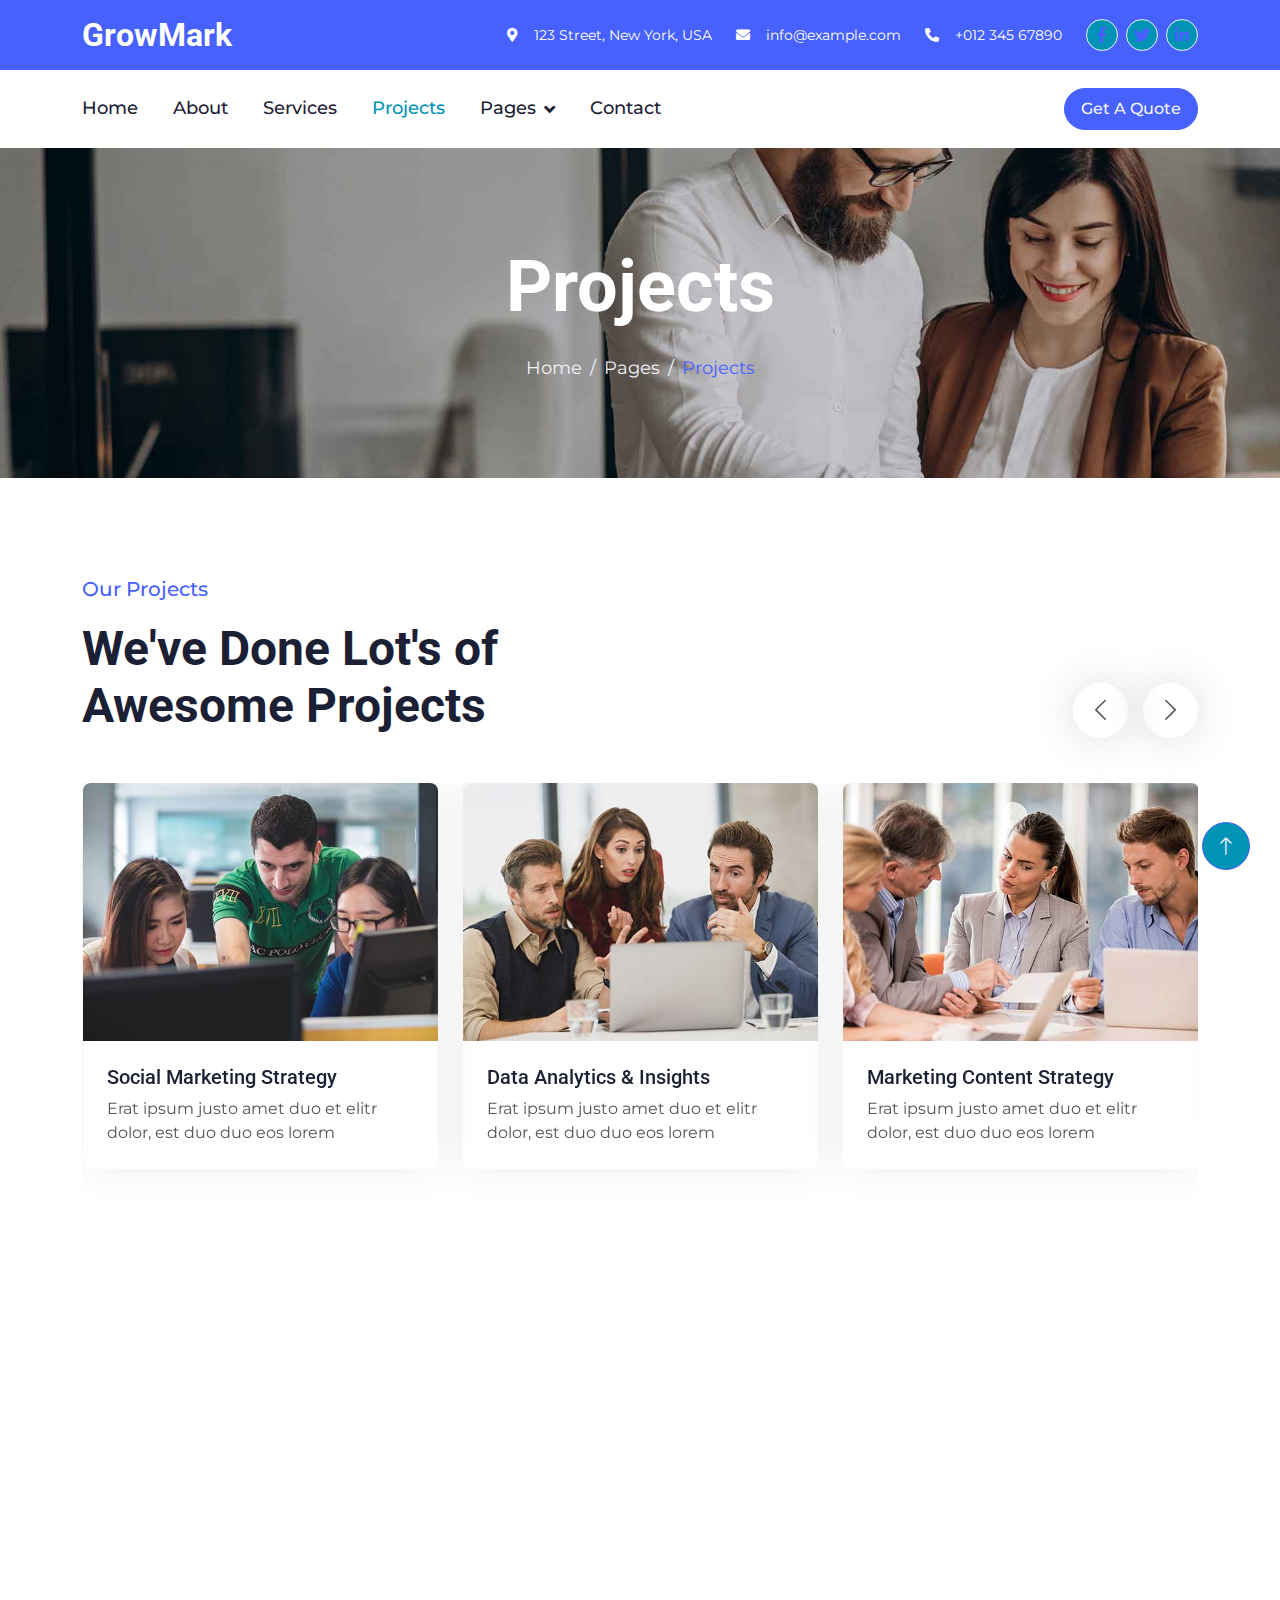
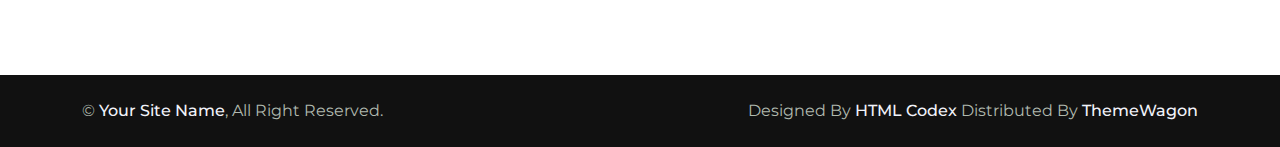
<file: project.html>
<!DOCTYPE html>
<html lang="en">

<head>
    <meta charset="utf-8">
    <title>GrowMark - Digital Marketing HTML Template</title>
    <meta content="width=device-width, initial-scale=1.0" name="viewport">
    <meta content="" name="keywords">
    <meta content="" name="description">

    <!-- Favicon -->
    <link href="img/favicon.ico" rel="icon">

    <!-- Google Web Fonts -->
    <link rel="preconnect" href="https://fonts.googleapis.com">
    <link rel="preconnect" href="https://fonts.gstatic.com" crossorigin>
    <link
        href="https://fonts.googleapis.com/css2?family=Montserrat:wght@400;500&family=Roboto:wght@500;700&display=swap"
        rel="stylesheet">

    <!-- Icon Font Stylesheet -->
    <link href="https://cdnjs.cloudflare.com/ajax/libs/font-awesome/5.10.0/css/all.min.css" rel="stylesheet">
    <link href="https://cdn.jsdelivr.net/npm/bootstrap-icons@1.4.1/font/bootstrap-icons.css" rel="stylesheet">

    <!-- Libraries Stylesheet -->
    <link href="lib/animate/animate.min.css" rel="stylesheet">
    <link href="lib/owlcarousel/assets/owl.carousel.min.css" rel="stylesheet">
    <link href="lib/lightbox/css/lightbox.min.css" rel="stylesheet">

    <!-- Customized Bootstrap Stylesheet -->
    <link href="css/bootstrap.min.css" rel="stylesheet">

    <!-- Template Stylesheet -->
    <link href="css/style.css" rel="stylesheet">
</head>

<body>
    <!-- Spinner Start -->
    <div id="spinner"
        class="show bg-white position-fixed translate-middle w-100 vh-100 top-50 start-50 d-flex align-items-center justify-content-center">
        <div class="spinner-border text-primary" role="status" style="width: 3rem; height: 3rem;"></div>
    </div>
    <!-- Spinner End -->


    <!-- Topbar Start -->
    <div class="container-fluid bg-primary text-white d-none d-lg-flex">
        <div class="container py-3">
            <div class="d-flex align-items-center">
                <a href="index.html">
                    <h2 class="text-white fw-bold m-0">GrowMark</h2>
                </a>
                <div class="ms-auto d-flex align-items-center">
                    <small class="ms-4"><i class="fa fa-map-marker-alt me-3"></i>123 Street, New York, USA</small>
                    <small class="ms-4"><i class="fa fa-envelope me-3"></i>info@example.com</small>
                    <small class="ms-4"><i class="fa fa-phone-alt me-3"></i>+012 345 67890</small>
                    <div class="ms-3 d-flex">
                        <a class="btn btn-sm-square btn-light text-primary rounded-circle ms-2" href=""><i
                                class="fab fa-facebook-f"></i></a>
                        <a class="btn btn-sm-square btn-light text-primary rounded-circle ms-2" href=""><i
                                class="fab fa-twitter"></i></a>
                        <a class="btn btn-sm-square btn-light text-primary rounded-circle ms-2" href=""><i
                                class="fab fa-linkedin-in"></i></a>
                    </div>
                </div>
            </div>
        </div>
    </div>
    <!-- Topbar End -->


    <!-- Navbar Start -->
    <div class="container-fluid bg-white sticky-top">
        <div class="container">
            <nav class="navbar navbar-expand-lg bg-white navbar-light p-lg-0">
                <a href="index.html" class="navbar-brand d-lg-none">
                    <h1 class="fw-bold m-0">GrowMark</h1>
                </a>
                <button type="button" class="navbar-toggler me-0" data-bs-toggle="collapse"
                    data-bs-target="#navbarCollapse">
                    <span class="navbar-toggler-icon"></span>
                </button>
                <div class="collapse navbar-collapse" id="navbarCollapse">
                    <div class="navbar-nav">
                        <a href="index.html" class="nav-item nav-link">Home</a>
                        <a href="about.html" class="nav-item nav-link">About</a>
                        <a href="service.html" class="nav-item nav-link">Services</a>
                        <a href="project.html" class="nav-item nav-link active">Projects</a>
                        <div class="nav-item dropdown">
                            <a href="#" class="nav-link dropdown-toggle" data-bs-toggle="dropdown">Pages</a>
                            <div class="dropdown-menu bg-light rounded-0 rounded-bottom m-0">
                                <a href="feature.html" class="dropdown-item">Features</a>
                                <a href="team.html" class="dropdown-item">Our Team</a>
                                <a href="testimonial.html" class="dropdown-item">Testimonial</a>
                                <a href="quote.html" class="dropdown-item">Quotation</a>
                                <a href="404.html" class="dropdown-item">404 Page</a>
                            </div>
                        </div>
                        <a href="contact.html" class="nav-item nav-link">Contact</a>
                    </div>
                    <div class="ms-auto d-none d-lg-block">
                        <a href="" class="btn btn-primary rounded-pill py-2 px-3">Get A Quote</a>
                    </div>
                </div>
            </nav>
        </div>
    </div>
    <!-- Navbar End -->


    <!-- Page Header Start -->
    <div class="container-fluid page-header py-5 mb-5 wow fadeIn" data-wow-delay="0.1s">
        <div class="container text-center py-5">
            <h1 class="display-2 text-white mb-4 animated slideInDown">Projects</h1>
            <nav aria-label="breadcrumb animated slideInDown">
                <ol class="breadcrumb justify-content-center mb-0">
                    <li class="breadcrumb-item"><a href="#">Home</a></li>
                    <li class="breadcrumb-item"><a href="#">Pages</a></li>
                    <li class="breadcrumb-item text-primary" aria-current="page">Projects</li>
                </ol>
            </nav>
        </div>
    </div>
    <!-- Page Header End -->


    <!-- Project Start -->
    <div class="container-xxl pt-5">
        <div class="container">
            <div class="text-center text-md-start pb-5 pb-md-0 wow fadeInUp" data-wow-delay="0.1s"
                style="max-width: 500px;">
                <p class="fs-5 fw-medium text-primary">Our Projects</p>
                <h1 class="display-5 mb-5">We've Done Lot's of Awesome Projects</h1>
            </div>
            <div class="owl-carousel project-carousel wow fadeInUp" data-wow-delay="0.1s">
                <div class="project-item mb-5">
                    <div class="position-relative">
                        <img class="img-fluid" src="img/project-1.jpg" alt="">
                        <div class="project-overlay">
                            <a class="btn btn-lg-square btn-light rounded-circle m-1" href="img/project-1.jpg"
                                data-lightbox="project"><i class="fa fa-eye"></i></a>
                            <a class="btn btn-lg-square btn-light rounded-circle m-1" href=""><i
                                    class="fa fa-link"></i></a>
                        </div>
                    </div>
                    <div class="p-4">
                        <a class="d-block h5" href="">Data Analytics & Insights</a>
                        <span>Erat ipsum justo amet duo et elitr dolor, est duo duo eos lorem</span>
                    </div>
                </div>
                <div class="project-item mb-5">
                    <div class="position-relative">
                        <img class="img-fluid" src="img/project-2.jpg" alt="">
                        <div class="project-overlay">
                            <a class="btn btn-lg-square btn-light rounded-circle m-1" href="img/project-2.jpg"
                                data-lightbox="project"><i class="fa fa-eye"></i></a>
                            <a class="btn btn-lg-square btn-light rounded-circle m-1" href=""><i
                                    class="fa fa-link"></i></a>
                        </div>
                    </div>
                    <div class="p-4">
                        <a class="d-block h5" href="">Marketing Content Strategy</a>
                        <span>Erat ipsum justo amet duo et elitr dolor, est duo duo eos lorem</span>
                    </div>
                </div>
                <div class="project-item mb-5">
                    <div class="position-relative">
                        <img class="img-fluid" src="img/project-3.jpg" alt="">
                        <div class="project-overlay">
                            <a class="btn btn-lg-square btn-light rounded-circle m-1" href="img/project-3.jpg"
                                data-lightbox="project"><i class="fa fa-eye"></i></a>
                            <a class="btn btn-lg-square btn-light rounded-circle m-1" href=""><i
                                    class="fa fa-link"></i></a>
                        </div>
                    </div>
                    <div class="p-4">
                        <a class="d-block h5" href="">Business Target Market</a>
                        <span>Erat ipsum justo amet duo et elitr dolor, est duo duo eos lorem</span>
                    </div>
                </div>
                <div class="project-item mb-5">
                    <div class="position-relative">
                        <img class="img-fluid" src="img/project-4.jpg" alt="">
                        <div class="project-overlay">
                            <a class="btn btn-lg-square btn-light rounded-circle m-1" href="img/project-4.jpg"
                                data-lightbox="project"><i class="fa fa-eye"></i></a>
                            <a class="btn btn-lg-square btn-light rounded-circle m-1" href=""><i
                                    class="fa fa-link"></i></a>
                        </div>
                    </div>
                    <div class="p-4">
                        <a class="d-block h5" href="">Social Marketing Strategy</a>
                        <span>Erat ipsum justo amet duo et elitr dolor, est duo duo eos lorem</span>
                    </div>
                </div>
            </div>
        </div>
    </div>
    <!-- Project End -->


    <!-- Footer Start -->
    <div class="container-fluid bg-dark footer mt-5 py-5 wow fadeIn" data-wow-delay="0.1s">
        <div class="container py-5">
            <div class="row g-5">
                <div class="col-lg-3 col-md-6">
                    <h4 class="text-white mb-4">Our Office</h4>
                    <p class="mb-2"><i class="fa fa-map-marker-alt me-3"></i>123 Street, New York, USA</p>
                    <p class="mb-2"><i class="fa fa-phone-alt me-3"></i>+012 345 67890</p>
                    <p class="mb-2"><i class="fa fa-envelope me-3"></i>info@example.com</p>
                    <div class="d-flex pt-3">
                        <a class="btn btn-square btn-light rounded-circle me-2" href=""><i
                                class="fab fa-twitter"></i></a>
                        <a class="btn btn-square btn-light rounded-circle me-2" href=""><i
                                class="fab fa-facebook-f"></i></a>
                        <a class="btn btn-square btn-light rounded-circle me-2" href=""><i
                                class="fab fa-youtube"></i></a>
                        <a class="btn btn-square btn-light rounded-circle me-2" href=""><i
                                class="fab fa-linkedin-in"></i></a>
                    </div>
                </div>
                <div class="col-lg-3 col-md-6">
                    <h4 class="text-white mb-4">Quick Links</h4>
                    <a class="btn btn-link" href="">About Us</a>
                    <a class="btn btn-link" href="">Contact Us</a>
                    <a class="btn btn-link" href="">Our Services</a>
                    <a class="btn btn-link" href="">Terms & Condition</a>
                    <a class="btn btn-link" href="">Support</a>
                </div>
                <div class="col-lg-3 col-md-6">
                    <h4 class="text-white mb-4">Business Hours</h4>
                    <p class="mb-1">Monday - Friday</p>
                    <h6 class="text-light">09:00 am - 07:00 pm</h6>
                    <p class="mb-1">Saturday</p>
                    <h6 class="text-light">09:00 am - 12:00 pm</h6>
                    <p class="mb-1">Sunday</p>
                    <h6 class="text-light">Closed</h6>
                </div>
                <div class="col-lg-3 col-md-6">
                    <h4 class="text-white mb-4">Newsletter</h4>
                    <p>Dolor amet sit justo amet elitr clita ipsum elitr est.</p>
                    <div class="position-relative w-100">
                        <input class="form-control bg-transparent w-100 py-3 ps-4 pe-5" type="text"
                            placeholder="Your email">
                        <button type="button"
                            class="btn btn-light py-2 position-absolute top-0 end-0 mt-2 me-2">SignUp</button>
                    </div>
                </div>
            </div>
        </div>
    </div>
    <!-- Footer End -->


    <!-- Copyright Start -->
    <div class="container-fluid copyright py-4">
        <div class="container">
            <div class="row">
                <div class="col-md-6 text-center text-md-start mb-3 mb-md-0">
                    &copy; <a class="fw-medium text-light" href="#">Your Site Name</a>, All Right Reserved.
                </div>
                <div class="col-md-6 text-center text-md-end">
                    <!--/*** This template is free as long as you keep the footer author’s credit link/attribution link/backlink. If you'd like to use the template without the footer author’s credit link/attribution link/backlink, you can purchase the Credit Removal License from "https://htmlcodex.com/credit-removal". Thank you for your support. ***/-->
                    Designed By <a class="fw-medium text-light" href="https://htmlcodex.com">HTML Codex</a>
                    Distributed By <a class="fw-medium text-light" href="https://themewagon.com">ThemeWagon</a>
                </div>
            </div>
        </div>
    </div>
    <!-- Copyright End -->


    <!-- Back to Top -->
    <a href="#" class="btn btn-lg btn-primary btn-lg-square rounded-circle back-to-top"><i
            class="bi bi-arrow-up"></i></a>


    <!-- JavaScript Libraries -->
    <script src="https://ajax.googleapis.com/ajax/libs/jquery/3.6.1/jquery.min.js"></script>
    <script src="https://cdn.jsdelivr.net/npm/bootstrap@5.0.0/dist/js/bootstrap.bundle.min.js"></script>
    <script src="lib/wow/wow.min.js"></script>
    <script src="lib/easing/easing.min.js"></script>
    <script src="lib/waypoints/waypoints.min.js"></script>
    <script src="lib/owlcarousel/owl.carousel.min.js"></script>
    <script src="lib/lightbox/js/lightbox.min.js"></script>

    <!-- Template Javascript -->
    <script src="js/main.js"></script>
</body>

</html>
</file>
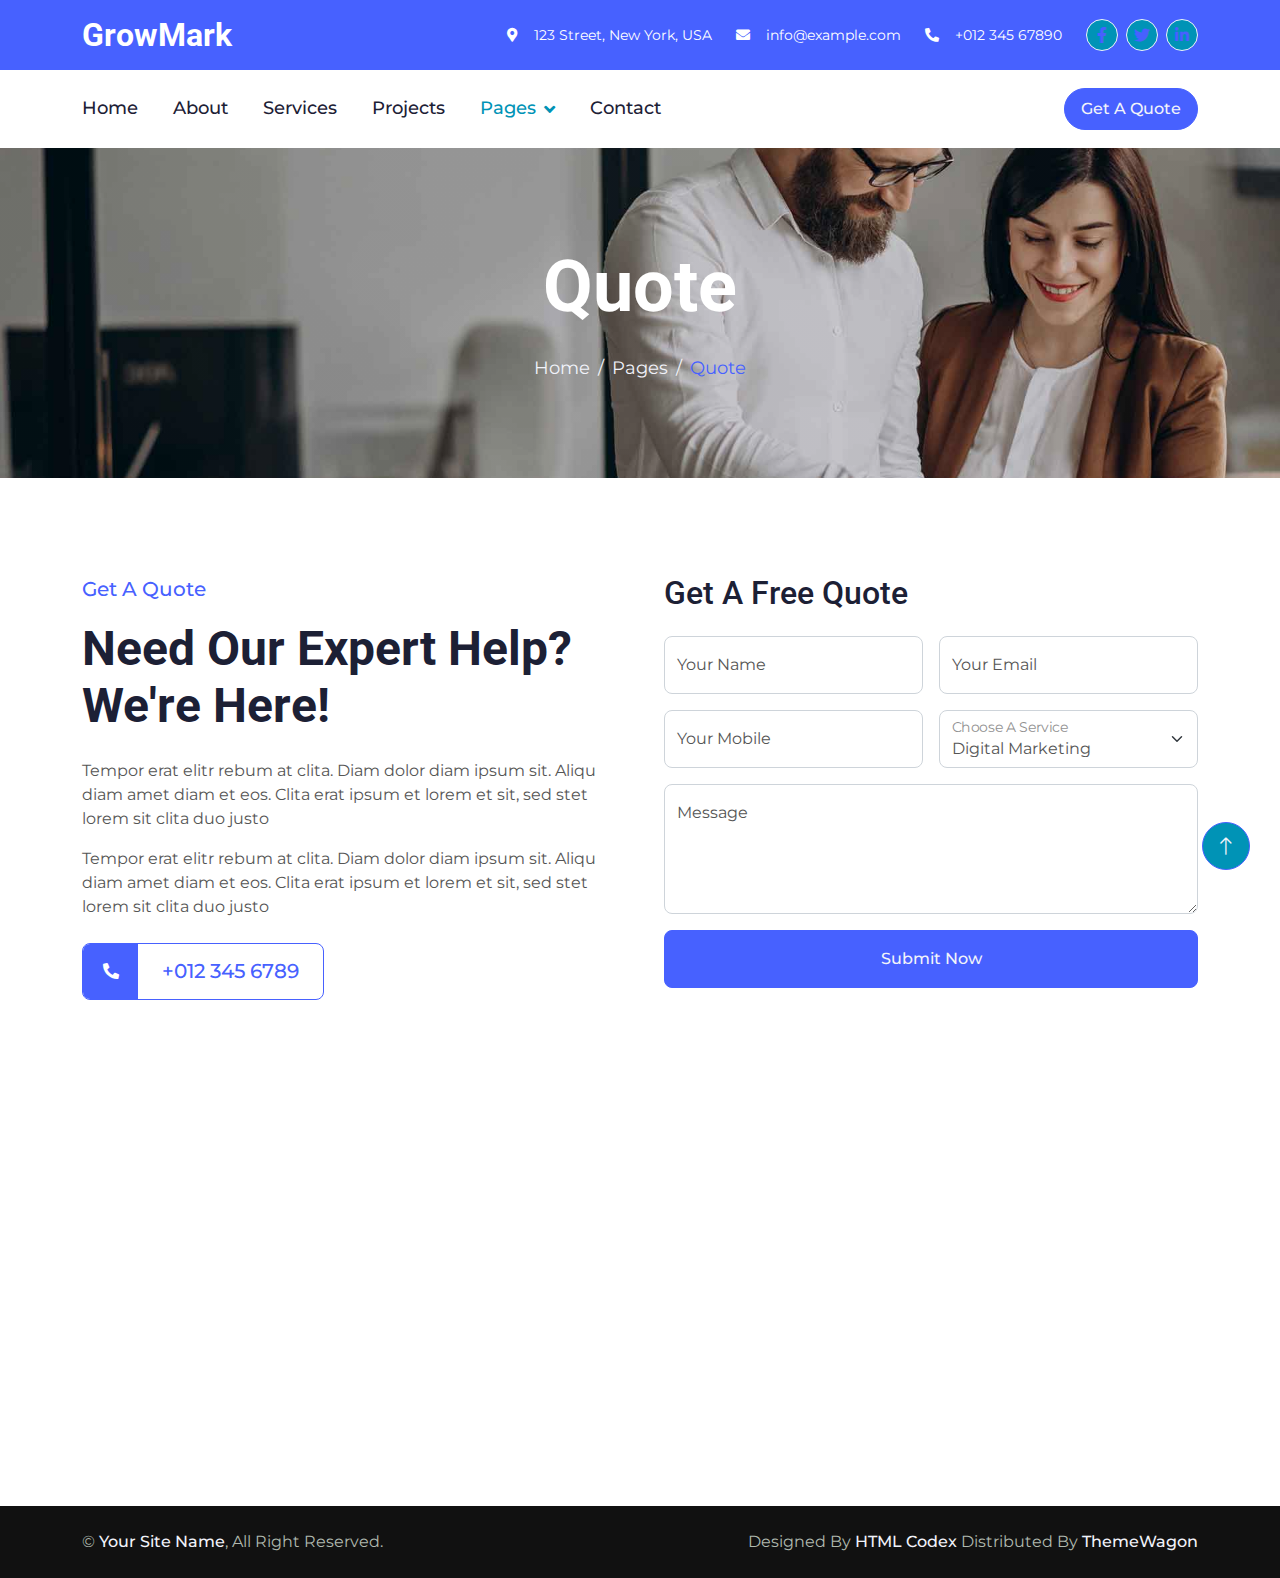
<file: quote.html>
<!DOCTYPE html>
<html lang="en">

<head>
    <meta charset="utf-8">
    <title>GrowMark - Digital Marketing HTML Template</title>
    <meta content="width=device-width, initial-scale=1.0" name="viewport">
    <meta content="" name="keywords">
    <meta content="" name="description">

    <!-- Favicon -->
    <link href="img/favicon.ico" rel="icon">

    <!-- Google Web Fonts -->
    <link rel="preconnect" href="https://fonts.googleapis.com">
    <link rel="preconnect" href="https://fonts.gstatic.com" crossorigin>
    <link
        href="https://fonts.googleapis.com/css2?family=Montserrat:wght@400;500&family=Roboto:wght@500;700&display=swap"
        rel="stylesheet">

    <!-- Icon Font Stylesheet -->
    <link href="https://cdnjs.cloudflare.com/ajax/libs/font-awesome/5.10.0/css/all.min.css" rel="stylesheet">
    <link href="https://cdn.jsdelivr.net/npm/bootstrap-icons@1.4.1/font/bootstrap-icons.css" rel="stylesheet">

    <!-- Libraries Stylesheet -->
    <link href="lib/animate/animate.min.css" rel="stylesheet">
    <link href="lib/owlcarousel/assets/owl.carousel.min.css" rel="stylesheet">
    <link href="lib/lightbox/css/lightbox.min.css" rel="stylesheet">

    <!-- Customized Bootstrap Stylesheet -->
    <link href="css/bootstrap.min.css" rel="stylesheet">

    <!-- Template Stylesheet -->
    <link href="css/style.css" rel="stylesheet">
</head>

<body>
    <!-- Spinner Start -->
    <div id="spinner"
        class="show bg-white position-fixed translate-middle w-100 vh-100 top-50 start-50 d-flex align-items-center justify-content-center">
        <div class="spinner-border text-primary" role="status" style="width: 3rem; height: 3rem;"></div>
    </div>
    <!-- Spinner End -->


    <!-- Topbar Start -->
    <div class="container-fluid bg-primary text-white d-none d-lg-flex">
        <div class="container py-3">
            <div class="d-flex align-items-center">
                <a href="index.html">
                    <h2 class="text-white fw-bold m-0">GrowMark</h2>
                </a>
                <div class="ms-auto d-flex align-items-center">
                    <small class="ms-4"><i class="fa fa-map-marker-alt me-3"></i>123 Street, New York, USA</small>
                    <small class="ms-4"><i class="fa fa-envelope me-3"></i>info@example.com</small>
                    <small class="ms-4"><i class="fa fa-phone-alt me-3"></i>+012 345 67890</small>
                    <div class="ms-3 d-flex">
                        <a class="btn btn-sm-square btn-light text-primary rounded-circle ms-2" href=""><i
                                class="fab fa-facebook-f"></i></a>
                        <a class="btn btn-sm-square btn-light text-primary rounded-circle ms-2" href=""><i
                                class="fab fa-twitter"></i></a>
                        <a class="btn btn-sm-square btn-light text-primary rounded-circle ms-2" href=""><i
                                class="fab fa-linkedin-in"></i></a>
                    </div>
                </div>
            </div>
        </div>
    </div>
    <!-- Topbar End -->


    <!-- Navbar Start -->
    <div class="container-fluid bg-white sticky-top">
        <div class="container">
            <nav class="navbar navbar-expand-lg bg-white navbar-light p-lg-0">
                <a href="index.html" class="navbar-brand d-lg-none">
                    <h1 class="fw-bold m-0">GrowMark</h1>
                </a>
                <button type="button" class="navbar-toggler me-0" data-bs-toggle="collapse"
                    data-bs-target="#navbarCollapse">
                    <span class="navbar-toggler-icon"></span>
                </button>
                <div class="collapse navbar-collapse" id="navbarCollapse">
                    <div class="navbar-nav">
                        <a href="index.html" class="nav-item nav-link">Home</a>
                        <a href="about.html" class="nav-item nav-link">About</a>
                        <a href="service.html" class="nav-item nav-link">Services</a>
                        <a href="project.html" class="nav-item nav-link">Projects</a>
                        <div class="nav-item dropdown">
                            <a href="#" class="nav-link dropdown-toggle active" data-bs-toggle="dropdown">Pages</a>
                            <div class="dropdown-menu bg-light rounded-0 rounded-bottom m-0">
                                <a href="feature.html" class="dropdown-item">Features</a>
                                <a href="team.html" class="dropdown-item">Our Team</a>
                                <a href="testimonial.html" class="dropdown-item">Testimonial</a>
                                <a href="quote.html" class="dropdown-item active">Quotation</a>
                                <a href="404.html" class="dropdown-item">404 Page</a>
                            </div>
                        </div>
                        <a href="contact.html" class="nav-item nav-link">Contact</a>
                    </div>
                    <div class="ms-auto d-none d-lg-block">
                        <a href="" class="btn btn-primary rounded-pill py-2 px-3">Get A Quote</a>
                    </div>
                </div>
            </nav>
        </div>
    </div>
    <!-- Navbar End -->


    <!-- Page Header Start -->
    <div class="container-fluid page-header py-5 mb-5 wow fadeIn" data-wow-delay="0.1s">
        <div class="container text-center py-5">
            <h1 class="display-2 text-white mb-4 animated slideInDown">Quote</h1>
            <nav aria-label="breadcrumb animated slideInDown">
                <ol class="breadcrumb justify-content-center mb-0">
                    <li class="breadcrumb-item"><a href="#">Home</a></li>
                    <li class="breadcrumb-item"><a href="#">Pages</a></li>
                    <li class="breadcrumb-item text-primary" aria-current="page">Quote</li>
                </ol>
            </nav>
        </div>
    </div>
    <!-- Page Header End -->


    <!-- Quote Start -->
    <div class="container-xxl py-5">
        <div class="container">
            <div class="row g-5">
                <div class="col-lg-6 wow fadeInUp" data-wow-delay="0.1s">
                    <p class="fs-5 fw-medium text-primary">Get A Quote</p>
                    <h1 class="display-5 mb-4">Need Our Expert Help? We're Here!</h1>
                    <p>Tempor erat elitr rebum at clita. Diam dolor diam ipsum sit. Aliqu diam amet diam et eos. Clita
                        erat ipsum et lorem et sit, sed stet lorem sit clita duo justo</p>
                    <p class="mb-4">Tempor erat elitr rebum at clita. Diam dolor diam ipsum sit. Aliqu diam amet diam et
                        eos. Clita erat ipsum et lorem et sit, sed stet lorem sit clita duo justo</p>
                    <a class="d-inline-flex align-items-center rounded overflow-hidden border border-primary" href="">
                        <span class="btn-lg-square bg-primary" style="width: 55px; height: 55px;">
                            <i class="fa fa-phone-alt text-white"></i>
                        </span>
                        <span class="fs-5 fw-medium mx-4">+012 345 6789</span>
                    </a>
                </div>
                <div class="col-lg-6 wow fadeInUp" data-wow-delay="0.5s">
                    <h2 class="mb-4">Get A Free Quote</h2>
                    <div class="row g-3">
                        <div class="col-sm-6">
                            <div class="form-floating">
                                <input type="text" class="form-control" id="name" placeholder="Your Name">
                                <label for="name">Your Name</label>
                            </div>
                        </div>
                        <div class="col-sm-6">
                            <div class="form-floating">
                                <input type="email" class="form-control" id="mail" placeholder="Your Email">
                                <label for="mail">Your Email</label>
                            </div>
                        </div>
                        <div class="col-sm-6">
                            <div class="form-floating">
                                <input type="text" class="form-control" id="mobile" placeholder="Your Mobile">
                                <label for="mobile">Your Mobile</label>
                            </div>
                        </div>
                        <div class="col-sm-6">
                            <div class="form-floating">
                                <select class="form-select" id="service">
                                    <option selected>Digital Marketing</option>
                                    <option value="">Social Marketing</option>
                                    <option value="">Content Marketing</option>
                                    <option value="">E-mail Marketing</option>
                                </select>
                                <label for="service">Choose A Service</label>
                            </div>
                        </div>
                        <div class="col-12">
                            <div class="form-floating">
                                <textarea class="form-control" placeholder="Leave a message here" id="message"
                                    style="height: 130px"></textarea>
                                <label for="message">Message</label>
                            </div>
                        </div>
                        <div class="col-12 text-center">
                            <button class="btn btn-primary w-100 py-3" type="submit">Submit Now</button>
                        </div>
                    </div>
                </div>
            </div>
        </div>
    </div>
    <!-- Quote Start -->


    <!-- Footer Start -->
    <div class="container-fluid bg-dark footer mt-5 py-5 wow fadeIn" data-wow-delay="0.1s">
        <div class="container py-5">
            <div class="row g-5">
                <div class="col-lg-3 col-md-6">
                    <h4 class="text-white mb-4">Our Office</h4>
                    <p class="mb-2"><i class="fa fa-map-marker-alt me-3"></i>123 Street, New York, USA</p>
                    <p class="mb-2"><i class="fa fa-phone-alt me-3"></i>+012 345 67890</p>
                    <p class="mb-2"><i class="fa fa-envelope me-3"></i>info@example.com</p>
                    <div class="d-flex pt-3">
                        <a class="btn btn-square btn-light rounded-circle me-2" href=""><i
                                class="fab fa-twitter"></i></a>
                        <a class="btn btn-square btn-light rounded-circle me-2" href=""><i
                                class="fab fa-facebook-f"></i></a>
                        <a class="btn btn-square btn-light rounded-circle me-2" href=""><i
                                class="fab fa-youtube"></i></a>
                        <a class="btn btn-square btn-light rounded-circle me-2" href=""><i
                                class="fab fa-linkedin-in"></i></a>
                    </div>
                </div>
                <div class="col-lg-3 col-md-6">
                    <h4 class="text-white mb-4">Quick Links</h4>
                    <a class="btn btn-link" href="">About Us</a>
                    <a class="btn btn-link" href="">Contact Us</a>
                    <a class="btn btn-link" href="">Our Services</a>
                    <a class="btn btn-link" href="">Terms & Condition</a>
                    <a class="btn btn-link" href="">Support</a>
                </div>
                <div class="col-lg-3 col-md-6">
                    <h4 class="text-white mb-4">Business Hours</h4>
                    <p class="mb-1">Monday - Friday</p>
                    <h6 class="text-light">09:00 am - 07:00 pm</h6>
                    <p class="mb-1">Saturday</p>
                    <h6 class="text-light">09:00 am - 12:00 pm</h6>
                    <p class="mb-1">Sunday</p>
                    <h6 class="text-light">Closed</h6>
                </div>
                <div class="col-lg-3 col-md-6">
                    <h4 class="text-white mb-4">Newsletter</h4>
                    <p>Dolor amet sit justo amet elitr clita ipsum elitr est.</p>
                    <div class="position-relative w-100">
                        <input class="form-control bg-transparent w-100 py-3 ps-4 pe-5" type="text"
                            placeholder="Your email">
                        <button type="button"
                            class="btn btn-light py-2 position-absolute top-0 end-0 mt-2 me-2">SignUp</button>
                    </div>
                </div>
            </div>
        </div>
    </div>
    <!-- Footer End -->


    <!-- Copyright Start -->
    <div class="container-fluid copyright py-4">
        <div class="container">
            <div class="row">
                <div class="col-md-6 text-center text-md-start mb-3 mb-md-0">
                    &copy; <a class="fw-medium text-light" href="#">Your Site Name</a>, All Right Reserved.
                </div>
                <div class="col-md-6 text-center text-md-end">
                    <!--/*** This template is free as long as you keep the footer author’s credit link/attribution link/backlink. If you'd like to use the template without the footer author’s credit link/attribution link/backlink, you can purchase the Credit Removal License from "https://htmlcodex.com/credit-removal". Thank you for your support. ***/-->
                    Designed By <a class="fw-medium text-light" href="https://htmlcodex.com">HTML Codex</a>
                    Distributed By <a class="fw-medium text-light" href="https://themewagon.com">ThemeWagon</a>
                </div>
            </div>
        </div>
    </div>
    <!-- Copyright End -->


    <!-- Back to Top -->
    <a href="#" class="btn btn-lg btn-primary btn-lg-square rounded-circle back-to-top"><i
            class="bi bi-arrow-up"></i></a>


    <!-- JavaScript Libraries -->
    <script src="https://ajax.googleapis.com/ajax/libs/jquery/3.6.1/jquery.min.js"></script>
    <script src="https://cdn.jsdelivr.net/npm/bootstrap@5.0.0/dist/js/bootstrap.bundle.min.js"></script>
    <script src="lib/wow/wow.min.js"></script>
    <script src="lib/easing/easing.min.js"></script>
    <script src="lib/waypoints/waypoints.min.js"></script>
    <script src="lib/owlcarousel/owl.carousel.min.js"></script>
    <script src="lib/lightbox/js/lightbox.min.js"></script>

    <!-- Template Javascript -->
    <script src="js/main.js"></script>
</body>

</html>
</file>
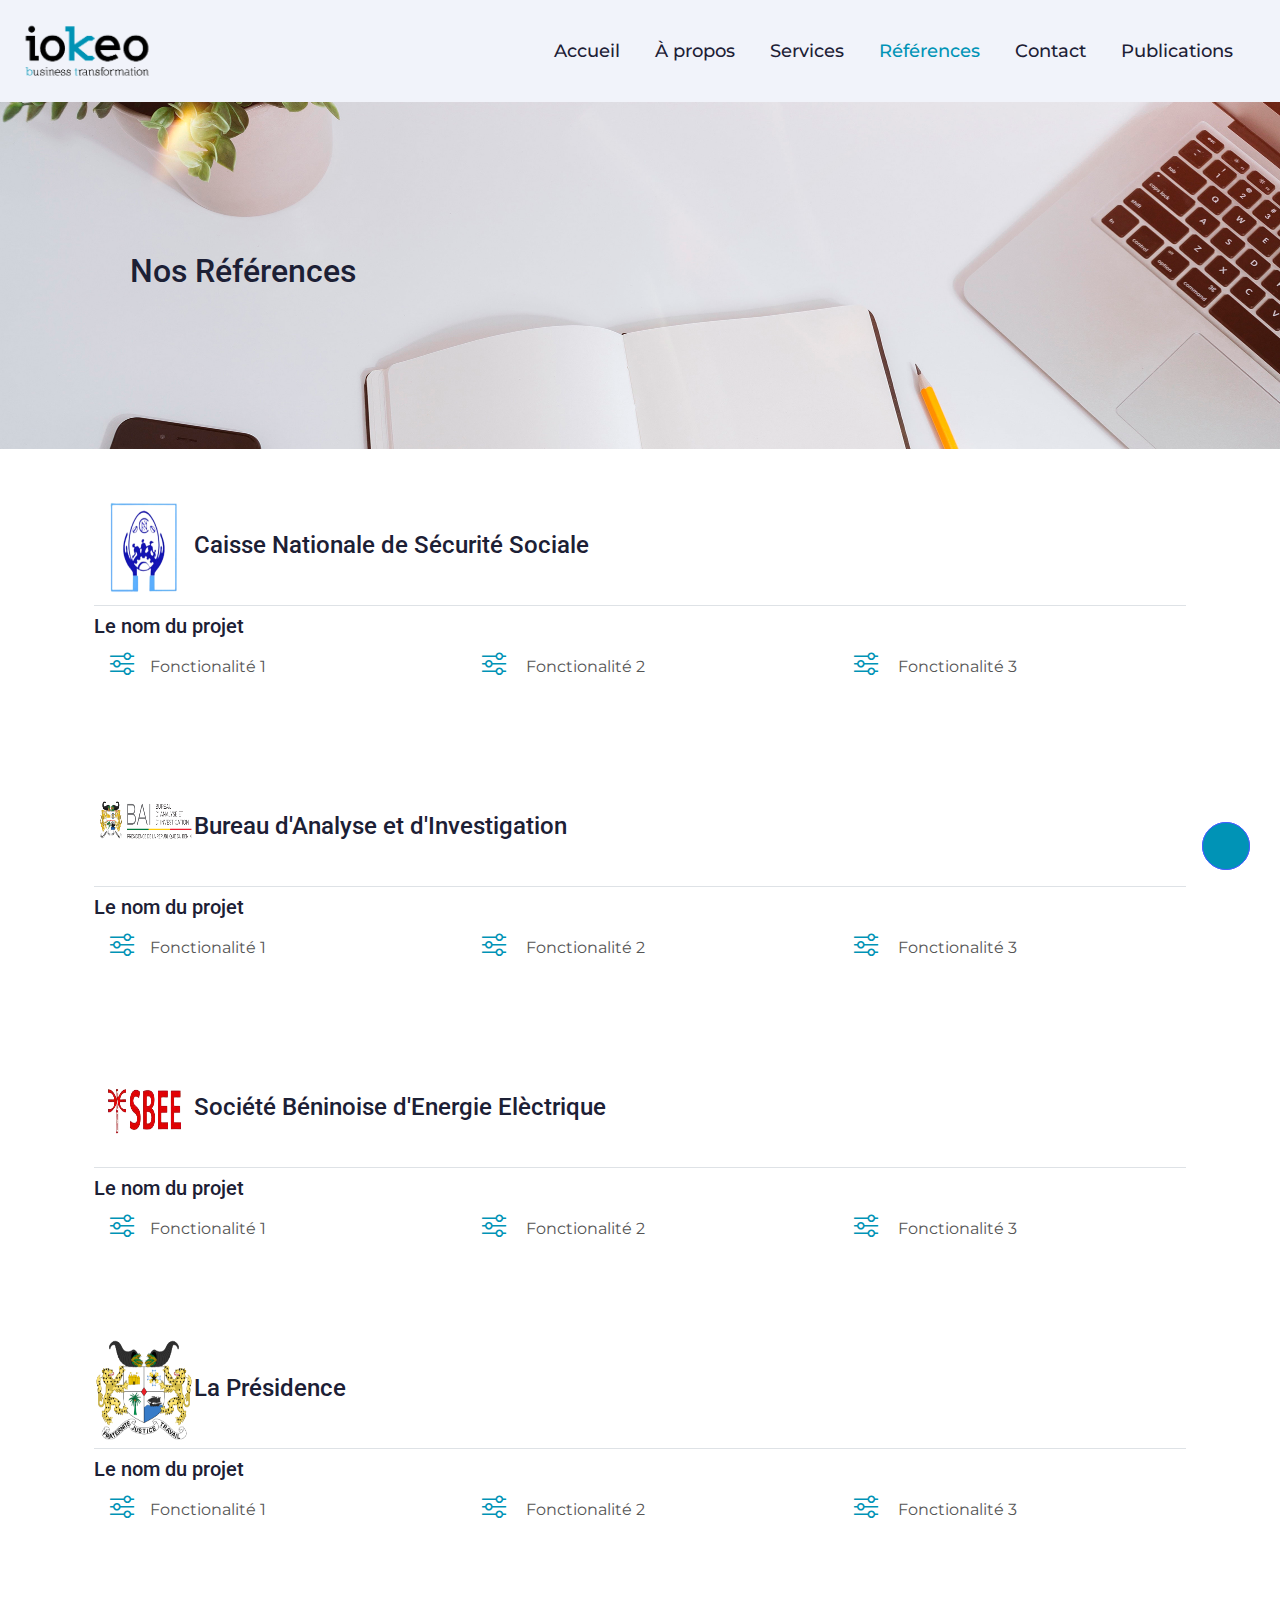
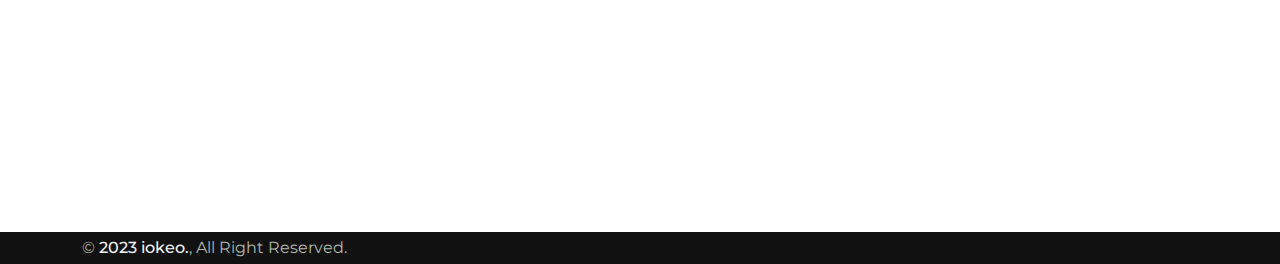
<file: reference.html>
<!DOCTYPE html>
<html lang="fr">

<head>
    <meta charset="utf-8">
    <title>Iokeo - Transformation Digital</title>
    <meta content="width=device-width, initial-scale=1.0" name="viewport">
    <meta content="" name="keywords">
    <meta content="" name="description">

    <!-- Favicon -->
    <link href="img/k.png" rel="icon">

    <!-- Google Web Fonts -->
    <link rel="preconnect" href="https://fonts.googleapis.com">
    <link rel="preconnect" href="https://fonts.gstatic.com" crossorigin>
    <link
        href="https://fonts.googleapis.com/css2?family=Montserrat:wght@400;500&family=Roboto:wght@500;700&display=swap"
        rel="stylesheet">

    <!-- Icon Font Stylesheet -->
    <link href="https://cdnjs.cloudflare.com/ajax/libs/font-awesome/5.10.0/css/all.min.css" rel="stylesheet">
    <link href="https://cdn.jsdelivr.net/npm/bootstrap-icons@1.4.1/font/bootstrap-icons.css" rel="stylesheet">

    <!-- Libraries Stylesheet -->
    <link href="lib/animate/animate.min.css" rel="stylesheet">
    <link href="lib/owlcarousel/assets/owl.carousel.min.css" rel="stylesheet">
    <link href="lib/lightbox/css/lightbox.min.css" rel="stylesheet">

    <!-- Customized Bootstrap Stylesheet -->
    <link href="css/bootstrap.min.css" rel="stylesheet">

    <!-- Template Stylesheet -->
    <link href="css/style.css" rel="stylesheet">
    <link href="css/stylesIokeo.css" rel="stylesheet">
    <link rel="stylesheet" href="https://cdn.jsdelivr.net/npm/bootstrap-icons@1.10.5/font/bootstrap-icons.css">
</head>

<body>
    <!-- Spinner Start -->
    <div id="spinner"
        class="show bg-white position-fixed translate-middle w-100 vh-100 top-50 start-50 d-flex align-items-center justify-content-center">
        <div class="spinner-border text-primary" role="status" style="width: 3rem; height: 3rem;"></div>
    </div>
    <!-- Spinner End -->


    <!-- Navbar Start -->
    <nav class="navbar navbar-expand-lg navbar-light bg-light">
        <div class="container-fluid">
    
            <a class="navbar-brand" href="index.html">
            <img src="img/logom.png" alt="Logo" width="150px">
            </a>
            
            
            <button class="navbar-toggler" type="button" data-bs-toggle="collapse" data-bs-target="#navbarNav" aria-controls="navbarNav" aria-expanded="false" aria-label="Toggle navigation">
            <span class="navbar-toggler-icon"></span>
            </button>
            
    
            <div class="collapse navbar-collapse justify-content-end" id="navbarNav">
            <ul class="navbar-nav">
                <li class="nav-item">
                <a class="nav-link" aria-current="page" href="index.html">Accueil</a>
                </li>
                <li class="nav-item">
                <a class="nav-link" href="about.html">À propos</a>
                </li>
                <li class="nav-item">
                <a class="nav-link" href="service.html">Services</a>
                <ul class="dropdown-menu bg-light">
                      <li><a class="dropdown-item" href="service.html#section1">ME & MP</a></li>
                      <li><a class="dropdown-item" href="service.html#section2">Management SI</a></li>
                      <li><a class="dropdown-item" href="service.html#section3">Assistance à la Maitrise</a></li>
                      <li><a class="dropdown-item" href="service.html#section4">Ingénerie Web</a></li>
                      <li><a class="dropdown-item" href="service.html#section5">Microsoft 365</a></li>
                      <li><a class="dropdown-item" href="service.html#section6">GED-GEC-SAE Opensource</a></li>
                    </ul>
                </li>
                <li class="nav-item">
                <a class="nav-link active" href="reference.html">Références</a>
                </li>
                <li class="nav-item">
                <a class="nav-link" href="contact.html">Contact</a>
                </li>
                <li class="nav-item">
                <a class="nav-link" href="#">Publications</a>
                </li>
            </ul>
            </div>
        </div>
        </nav>
    <!-- Navbar End -->

    <div class="banner-area banner-bg-1 ">
		<div class="container">
			<div class="row ps-5">
				<div class="col-md-12">
					<div class="banner">
						<h2>Nos Références</h2>
					</div>
				</div>
			</div>
		</div>
	</div>

    <!-- Références Start -->
    <div class="container px-4 py-5" id="item1">
        <h4 class="pb-2 border-bottom"> <img src="img/logo/logo1.png" alt="" width="100px" height="100px">Caisse Nationale de Sécurité Sociale </h4>
        <h5>Le nom du projet</h5>
        <div class="row">
            <div class="col-lg-4 refIcons">
                <i class=" bi bi-sliders" style="font-size: 1.50rem ;margin: 1rem"></i><span>Fonctionalité 1</span>
            </div>
            <div class="col-lg-4">
                <i class="bi bi-sliders " style="font-size: 1.50rem ;margin: 1rem"></i>
                <span>Fonctionalité 2</span>
            </div>
            <div class="col-lg-4"><i class="bi bi-sliders " style="font-size: 1.50rem ;margin: 1rem"></i>
                <span>Fonctionalité 3</span>
            </div>
        </div>
    </div>
    <div class="container px-4 py-5" id="item2">
        <h4 class="pb-2 border-bottom"> <img src="img/logo/logo2.png" alt="" width="100px" height="100px">Bureau d'Analyse et d'Investigation </h4>
        <h5>Le nom du projet</h5>
        <div class="row">
            <div class="col-lg-4 refIcons">
                <i class=" bi bi-sliders" style="font-size: 1.50rem ;margin: 1rem"></i><span>Fonctionalité 1</span>
            </div>
            <div class="col-lg-4">
                <i class="bi bi-sliders " style="font-size: 1.50rem ;margin: 1rem"></i>
                <span>Fonctionalité 2</span>
            </div>
            <div class="col-lg-4"><i class="bi bi-sliders " style="font-size: 1.50rem ;margin: 1rem"></i>
                <span>Fonctionalité 3</span>
            </div>
        </div>
    </div>
    <div class="container px-4 py-5" id="item3">
        <h4 class="pb-2 border-bottom"> <img src="img/logo/logo3.png" alt="" width="100px" height="100px">Société Béninoise d'Energie Elèctrique </h4>
        <h5>Le nom du projet</h5>
        <div class="row">
            <div class="col-lg-4 refIcons">
                <i class=" bi bi-sliders" style="font-size: 1.50rem ;margin: 1rem"></i><span>Fonctionalité 1</span>
            </div>
            <div class="col-lg-4">
                <i class="bi bi-sliders " style="font-size: 1.50rem ;margin: 1rem"></i>
                <span>Fonctionalité 2</span>
            </div>
            <div class="col-lg-4"><i class="bi bi-sliders " style="font-size: 1.50rem ;margin: 1rem"></i>
                <span>Fonctionalité 3</span>
            </div>
        </div>
    </div>
    <div class="container px-4 py-5" id="item4">
        <h4 class="pb-2 border-bottom"> <img src="img/logo/logo4.png" alt="" width="100px" height="100px">La Présidence </h4>
        <h5>Le nom du projet</h5>
        <div class="row">
            <div class="col-lg-4 refIcons">
                <i class=" bi bi-sliders" style="font-size: 1.50rem ;margin: 1rem"></i><span>Fonctionalité 1</span>
            </div>
            <div class="col-lg-4">
                <i class="bi bi-sliders " style="font-size: 1.50rem ;margin: 1rem"></i>
                <span>Fonctionalité 2</span>
            </div>
            <div class="col-lg-4"><i class="bi bi-sliders " style="font-size: 1.50rem ;margin: 1rem"></i>
                <span>Fonctionalité 3</span>
            </div>
        </div>
    </div>
    <!-- Références End -->


      <!-- Footer Start -->
      <div class="container-fluid bg-dark footer mt-1 py-1 wow fadeIn" data-wow-delay="0.1s">
        <div class="container py-3">
            <div class="row g-5">
                <div class="col-lg-4 col-md-4">
                    <h5 class="text-white mb-4"><img src="img/logo.png" alt="Logo" width="196px" height="100px" /></h4>
               
                </div>
                <div class="col-lg-4 col-md-4">
                    <h4 class="text-white mb-4">Liens rapides</h4>
                    <a class="btn btn-link" href="index.html">Acceuil</a>
                    <a class="btn btn-link" href="about.html">A propos</a>
                    <a class="btn btn-link" href="index.html">Nos services</a>
                    <a class="btn btn-link" href="reference.html">Références</a>
                    <a class="btn btn-link" href="publications.html">Publications</a>
                    
           
                </div>
                <div class="col-lg-4 col-md-4">
                    <h4 class="text-white mb-4">Contacts</h4>
                    <p>18, rue 9006 Houénoussou-Sainte-Rita </p>
                    <p> (+229) 62 41 97 10</p>
                    <p>contact@iokeo.com</p>
                    <div class="d-flex pt-1">
                        <a class="btn btn-square btn-light rounded-circle me-2" href=""><i
                        class="fab fa-twitter"></i></a></p>
                        <a class="btn btn-square btn-light rounded-circle me-2" href=""><i
                            class="fab fa-linkedin"></i></a></div>
                </div>
            
                    
            </div>
        </div>
    </div>
    <!-- Footer End -->


    <!-- Copyright Start -->
    <div class="container-fluid copyright py-1">
        <div class="container">
            <div class="row">
                <div class="col-md-6 text-center text-md-start mb-3 mb-md-0">
                    &copy; <a class="fw-medium text-light" href="#">2023 iokeo.</a>, All Right Reserved.
                </div>
            </div>
        </div>
    </div>
    <!-- Copyright End -->

    <!-- Back to Top -->
    <a href="#" class="btn btn-lg btn-primary btn-lg-square rounded-circle back-to-top"><i
            class="bi bi-arrow-up"></i>
    </a>
    <!-- Back to Top -->
    <a href="#" class="btn btn-lg btn-primary btn-lg-square rounded-circle back-to-top"><i
            class="bi bi-arrow-up"></i>
    </a>


    <!-- JavaScript Libraries -->
    <script src="https://ajax.googleapis.com/ajax/libs/jquery/3.6.1/jquery.min.js"></script>
    <script src="https://cdn.jsdelivr.net/npm/bootstrap@5.0.0/dist/js/bootstrap.bundle.min.js"></script>
    <script src="lib/wow/wow.min.js"></script>
    <script src="lib/easing/easing.min.js"></script>
    <script src="lib/waypoints/waypoints.min.js"></script>
    <script src="lib/owlcarousel/owl.carousel.min.js"></script>
    <script src="lib/lightbox/js/lightbox.min.js"></script>

    <!-- Template Javascript -->
    
    <script src="js/main.js"></script>
</body>

</html>
</file>
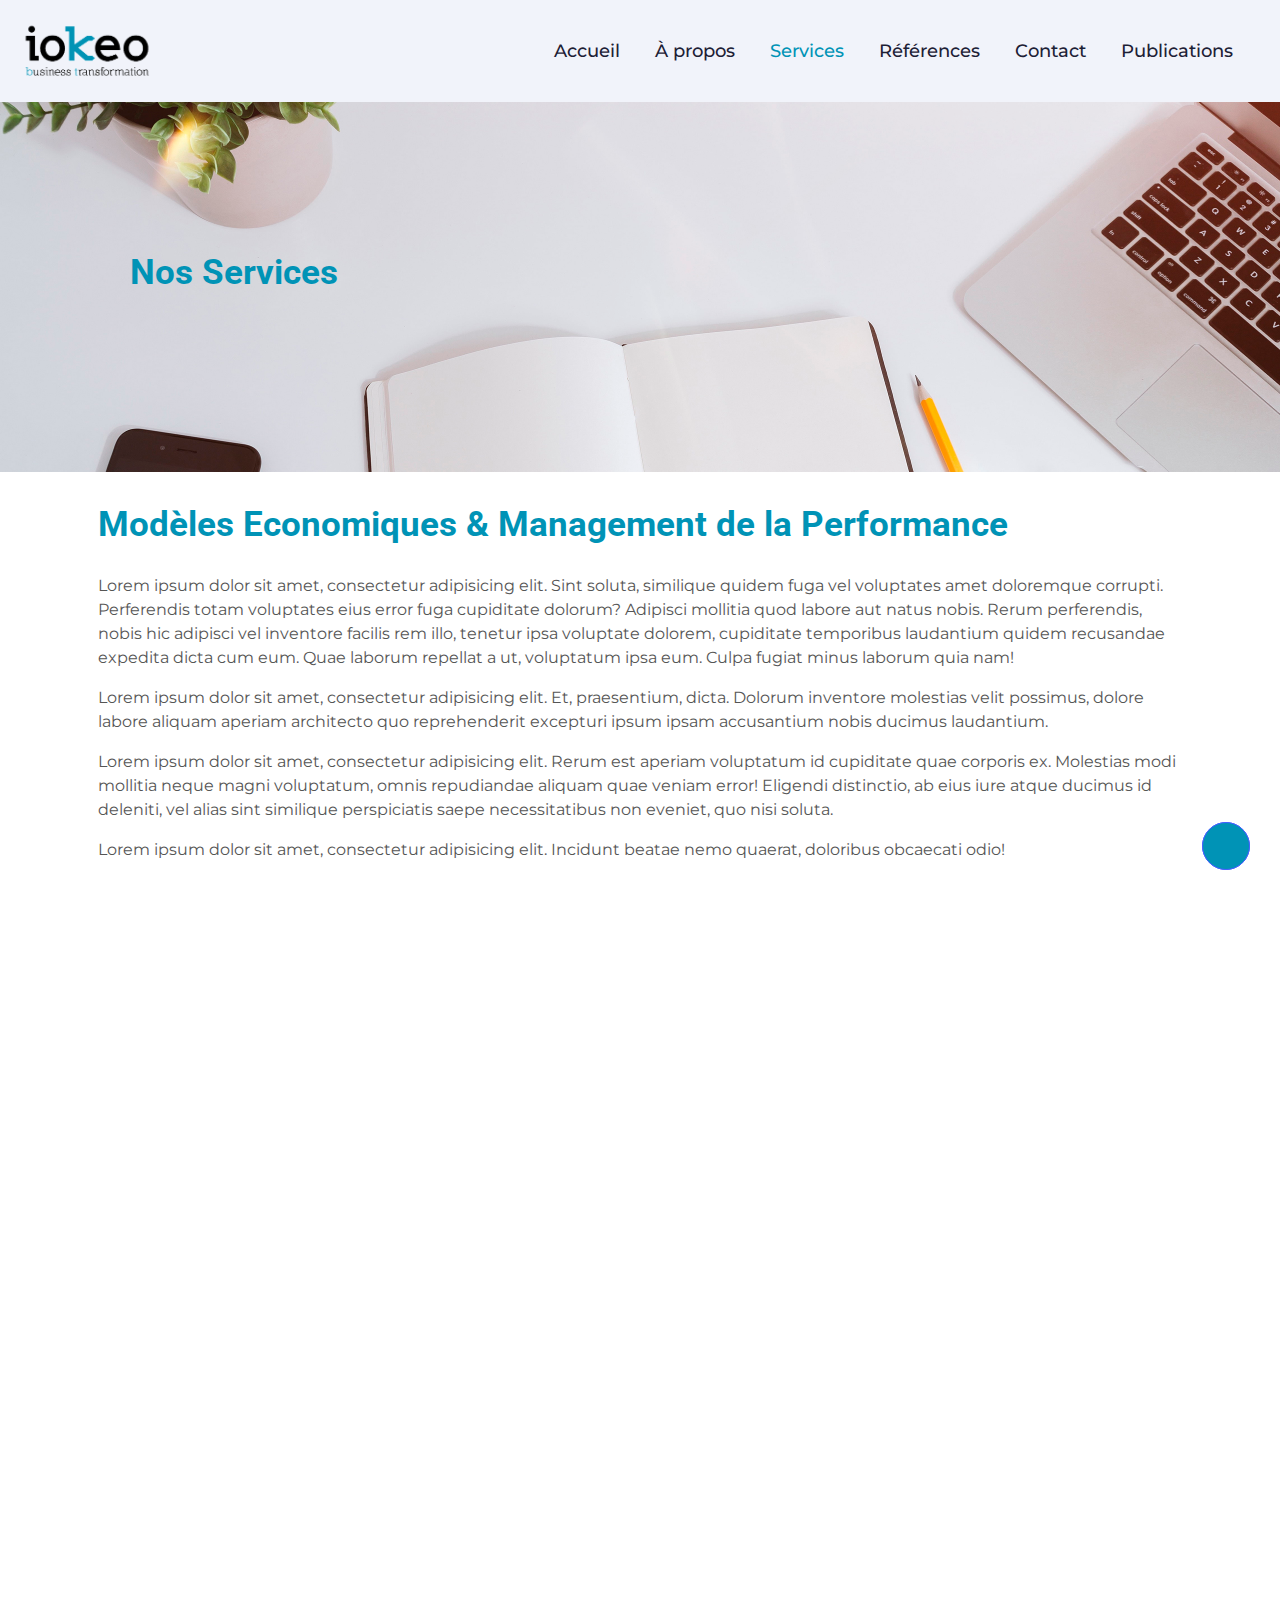
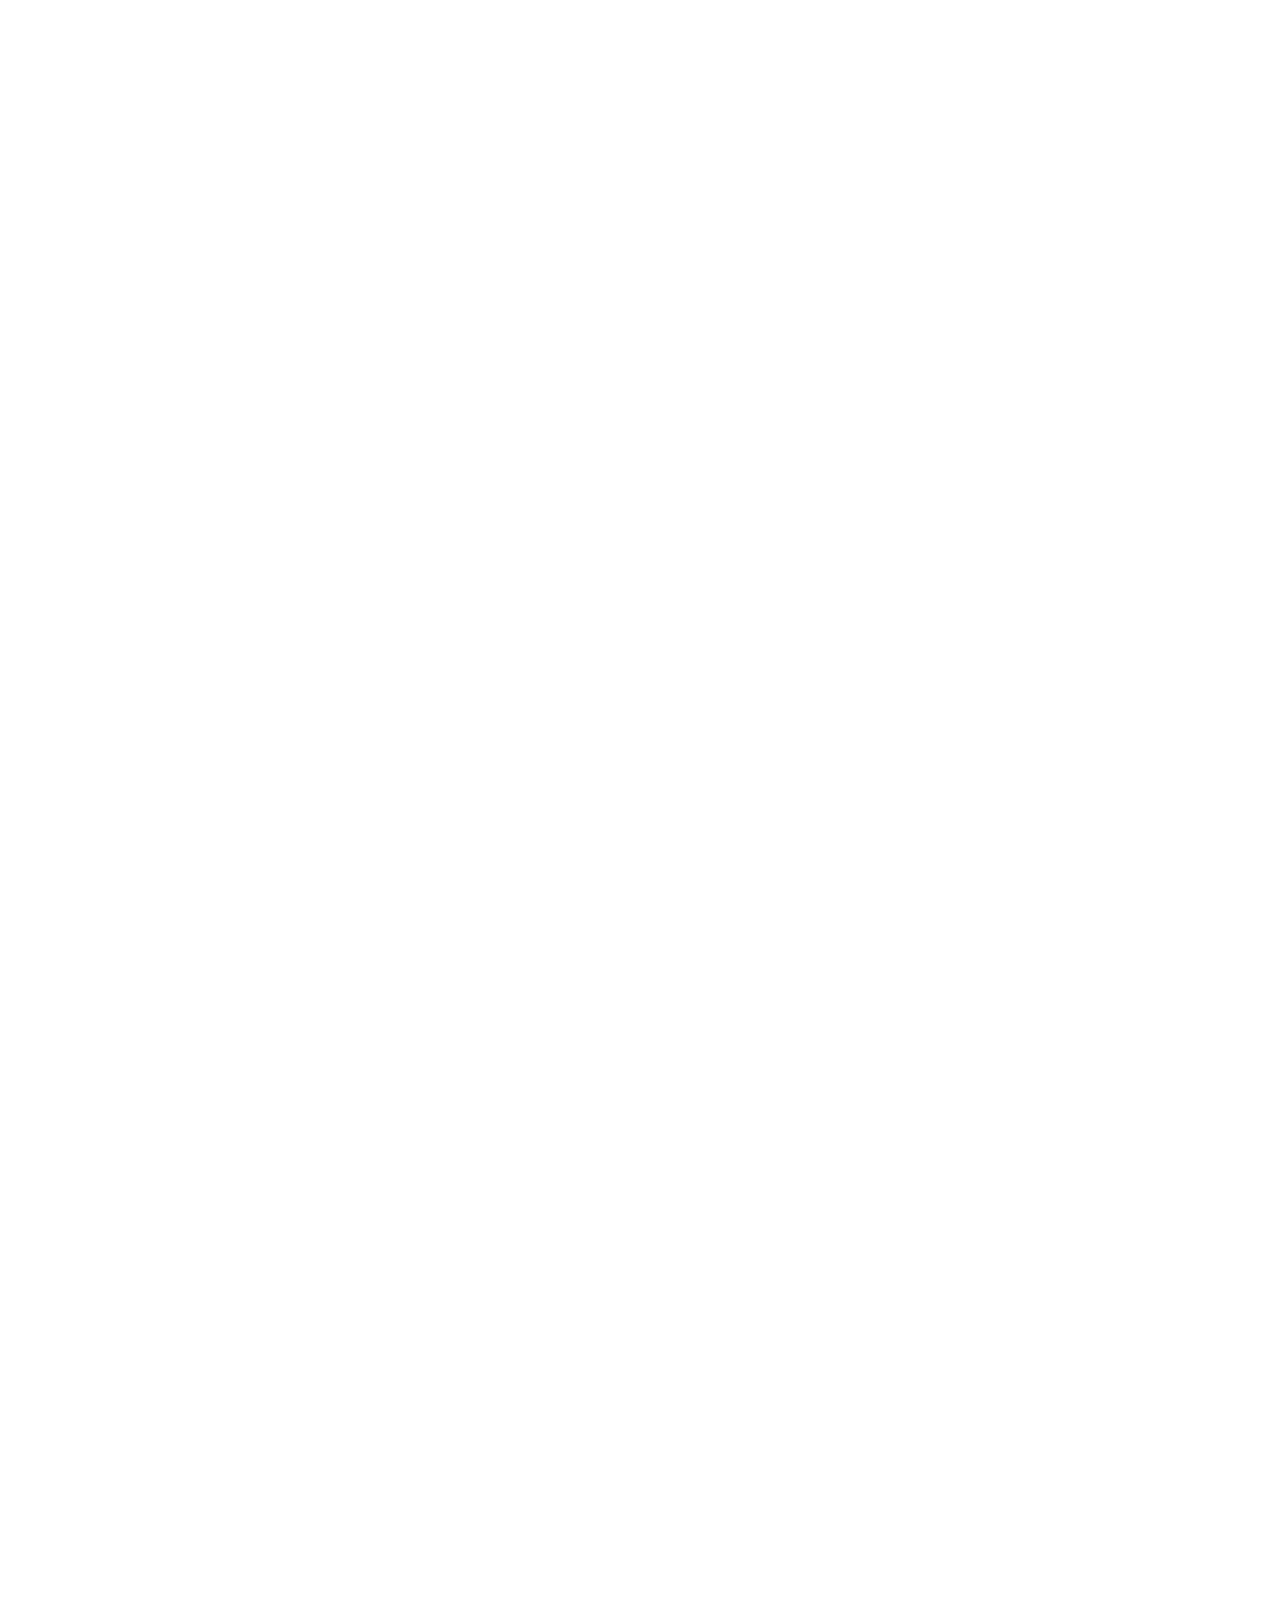
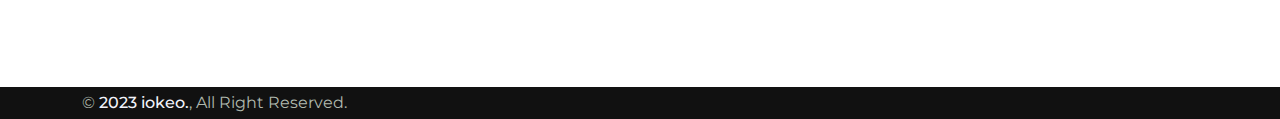
<file: service.html>
<!DOCTYPE html>
<html lang="en">

<head>
    <meta charset="utf-8">
    <title>Iokeo- Transformation digitale</title>
    <meta content="width=device-width, initial-scale=1.0" name="viewport">
    <meta content="" name="keywords">
    <meta content="" name="description">

    <!-- Favicon -->
    <link href="img/k.png" rel="icon">

    <!-- Google Web Fonts -->
    <link rel="preconnect" href="https://fonts.googleapis.com">
    <link rel="preconnect" href="https://fonts.gstatic.com" crossorigin>
    <link
        href="https://fonts.googleapis.com/css2?family=Montserrat:wght@400;500&family=Roboto:wght@500;700&display=swap"
        rel="stylesheet">

    <!-- Icon Font Stylesheet -->
    <link href="https://cdnjs.cloudflare.com/ajax/libs/font-awesome/5.10.0/css/all.min.css" rel="stylesheet">
    <link href="https://cdn.jsdelivr.net/npm/bootstrap-icons@1.4.1/font/bootstrap-icons.css" rel="stylesheet">

    <!-- Libraries Stylesheet -->
    <link href="lib/animate/animate.min.css" rel="stylesheet">
    <link href="lib/owlcarousel/assets/owl.carousel.min.css" rel="stylesheet">
    <link href="lib/lightbox/css/lightbox.min.css" rel="stylesheet">

    <!-- Customized Bootstrap Stylesheet -->
    <link href="css/bootstrap.min.css" rel="stylesheet">

    <!-- Template Stylesheet -->
    <link href="css/style.css" rel="stylesheet">
    <link href="css/stylesIokeo.css" rel="stylesheet">
</head>

<body>
    <!-- Spinner Start -->
    <div id="spinner"
        class="show bg-white position-fixed translate-middle w-100 vh-100 top-50 start-50 d-flex align-items-center justify-content-center">
        <div class="spinner-border text-primary" role="status" style="width: 3rem; height: 3rem;"></div>
    </div>
    <!-- Spinner End -->


    <!-- Navbar Start -->
    <nav class="navbar navbar-expand-lg navbar-light bg-light">
        <div class="container-fluid">
    
            <a class="navbar-brand" href="index.html">
            <img src="img/logom.png" alt="Logo" width="150px">
            </a>
            
            
            <button class="navbar-toggler" type="button" data-bs-toggle="collapse" data-bs-target="#navbarNav" aria-controls="navbarNav" aria-expanded="false" aria-label="Toggle navigation">
            <span class="navbar-toggler-icon"></span>
            </button>
            
    
            <div class="collapse navbar-collapse justify-content-end" id="navbarNav">
            <ul class="navbar-nav">
                <li class="nav-item">
                <a class="nav-link" aria-current="page" href="index.html">Accueil</a>
                </li>
                <li class="nav-item">
                <a class="nav-link" href="about.html">À propos</a>
                </li>
                <li class="nav-item">
                <a class="nav-link active" href="service.html">Services</a>
                <ul class="dropdown-menu bg-light">
                      <li><a class="dropdown-item" href="service.html#section1">ME & MP</a></li>
                      <li><a class="dropdown-item" href="service.html#section2">Management SI</a></li>
                      <li><a class="dropdown-item" href="service.html#section3">Assistance à la Maitrise</a></li>
                      <li><a class="dropdown-item" href="service.html#section4">Ingénerie Web</a></li>
                      <li><a class="dropdown-item" href="service.html#section5">Microsoft 365</a></li>
                      <li><a class="dropdown-item" href="service.html#section6">GED-GEC-SAE Opensource</a></li>
                    </ul>
                </li>
                <li class="nav-item">
                <a class="nav-link" href="reference.html">Références</a>
                </li>
                <li class="nav-item">
                <a class="nav-link" href="contact.html">Contact</a>
                </li>
                <li class="nav-item">
                <a class="nav-link" href="#">Publications</a>
                </li>
            </ul>
            </div>
        </div>
        </nav>
    <!-- Navbar End -->

    <div class="banner-area banner-bg-1 ">
		<div class="container">
			<div class="row ps-5">
				<div class="col-md-12">
					<div class="banner">
						<h2 class="titreIokeo">Nos Services</h2>
					</div>
				</div>
			</div>
		</div>
	</div>



    <!-- Service Start -->

   
    <div class="container" id="section1">
        <div class="row p-3">
        <div class="mt-150 mb-150  ">
            <div class="col-md">
                <div class="post-media wow fadeIn ">
                   <!-- <img src="img/service1.PNG" alt="image" width="600px" height="300px" border-radus="2">
                   --> <p class="blog-meta">
                       
                    </p>
                    <h2 class="titreIokeo">Modèles Economiques & Management de la Performance</h2>
                    <p>Lorem ipsum dolor sit amet, consectetur adipisicing elit. Sint soluta, similique quidem fuga vel voluptates amet doloremque corrupti. Perferendis totam voluptates eius error fuga cupiditate dolorum? Adipisci mollitia quod labore aut natus nobis. Rerum perferendis, nobis hic adipisci vel inventore facilis rem illo, tenetur ipsa voluptate dolorem, cupiditate temporibus laudantium quidem recusandae expedita dicta cum eum. Quae laborum repellat a ut, voluptatum ipsa eum. Culpa fugiat minus laborum quia nam!</p>
                    <p>Lorem ipsum dolor sit amet, consectetur adipisicing elit. Et, praesentium, dicta. Dolorum inventore molestias velit possimus, dolore labore aliquam aperiam architecto quo reprehenderit excepturi ipsum ipsam accusantium nobis ducimus laudantium.</p>
                    <p>Lorem ipsum dolor sit amet, consectetur adipisicing elit. Rerum est aperiam voluptatum id cupiditate quae corporis ex. Molestias modi mollitia neque magni voluptatum, omnis repudiandae aliquam quae veniam error! Eligendi distinctio, ab eius iure atque ducimus id deleniti, vel alias sint similique perspiciatis saepe necessitatibus non eveniet, quo nisi soluta.</p>
                    <p>Lorem ipsum dolor sit amet, consectetur adipisicing elit. Incidunt beatae nemo quaerat, doloribus obcaecati odio!</p>
                    <!--<span class="date"><i class="fas fa-calendar"></i> Mis a jour le 27 juin, 2023</span>-->
                </div>   
                </div>                
            </div> 
        </div> 
    </div> 
        <div class="container " id="section2">
            <div class="row p-3">
            <div class="mt-150 mb-150  ">
                <div class="col-md">
                    <div class="post-media wow fadeIn ">
                       <!-- <img src="img/service1.PNG" alt="image" width="600px" height="300px" border-radus="2">
                       --> <p class="blog-meta">
                           
                        </p>
                        <h2 class="titreIokeo" >Management des Systèmes d'Informations</h2>
                        <p>Lorem ipsum dolor sit amet, consectetur adipisicing elit. Sint soluta, similique quidem fuga vel voluptates amet doloremque corrupti. Perferendis totam voluptates eius error fuga cupiditate dolorum? Adipisci mollitia quod labore aut natus nobis. Rerum perferendis, nobis hic adipisci vel inventore facilis rem illo, tenetur ipsa voluptate dolorem, cupiditate temporibus laudantium quidem recusandae expedita dicta cum eum. Quae laborum repellat a ut, voluptatum ipsa eum. Culpa fugiat minus laborum quia nam!</p>
                        <p>Lorem ipsum dolor sit amet, consectetur adipisicing elit. Et, praesentium, dicta. Dolorum inventore molestias velit possimus, dolore labore aliquam aperiam architecto quo reprehenderit excepturi ipsum ipsam accusantium nobis ducimus laudantium.</p>
                        <p>Lorem ipsum dolor sit amet, consectetur adipisicing elit. Rerum est aperiam voluptatum id cupiditate quae corporis ex. Molestias modi mollitia neque magni voluptatum, omnis repudiandae aliquam quae veniam error! Eligendi distinctio, ab eius iure atque ducimus id deleniti, vel alias sint similique perspiciatis saepe necessitatibus non eveniet, quo nisi soluta.</p>
                        <p>Lorem ipsum dolor sit amet, consectetur adipisicing elit. Incidunt beatae nemo quaerat, doloribus obcaecati odio!</p>
                    </div>   
                    </div>                
                </div> 
            </div> 
        </div> 
        <div class="container " id="section3">
            <div class="row p-3">
            <div class="mt-150 mb-150  ">
                <div class="col-md">
                    <div class="post-media wow fadeIn ">
                       <!-- <img src="img/service1.PNG" alt="image" width="600px" height="300px" border-radus="2">
                       --> <p class="blog-meta">
                           
                        </p>
                        <h2 class="titreIokeo">Assistance à la Maitrise d'ouvrage</h2>
                        <p>Lorem ipsum dolor sit amet, consectetur adipisicing elit. Sint soluta, similique quidem fuga vel voluptates amet doloremque corrupti. Perferendis totam voluptates eius error fuga cupiditate dolorum? Adipisci mollitia quod labore aut natus nobis. Rerum perferendis, nobis hic adipisci vel inventore facilis rem illo, tenetur ipsa voluptate dolorem, cupiditate temporibus laudantium quidem recusandae expedita dicta cum eum. Quae laborum repellat a ut, voluptatum ipsa eum. Culpa fugiat minus laborum quia nam!</p>
                        <p>Lorem ipsum dolor sit amet, consectetur adipisicing elit. Et, praesentium, dicta. Dolorum inventore molestias velit possimus, dolore labore aliquam aperiam architecto quo reprehenderit excepturi ipsum ipsam accusantium nobis ducimus laudantium.</p>
                        <p>Lorem ipsum dolor sit amet, consectetur adipisicing elit. Rerum est aperiam voluptatum id cupiditate quae corporis ex. Molestias modi mollitia neque magni voluptatum, omnis repudiandae aliquam quae veniam error! Eligendi distinctio, ab eius iure atque ducimus id deleniti, vel alias sint similique perspiciatis saepe necessitatibus non eveniet, quo nisi soluta.</p>
                        <p>Lorem ipsum dolor sit amet, consectetur adipisicing elit. Incidunt beatae nemo quaerat, doloribus obcaecati odio!</p>

                    </div>   
                    </div>                
                </div> 
            </div> 
        </div> 
        <div class="container " id="section4">
            <div class="row p-3">
            <div class="mt-150 mb-150  ">
                <div class="col-md">
                    <div class="post-media wow fadeIn ">
                       <!-- <img src="img/service1.PNG" alt="image" width="600px" height="300px" border-radus="2">
                       --> <p class="blog-meta">
                           
                        </p>
                        <h2 class="titreIokeo">Ingenierie du Web</h2>
                        <p>Lorem ipsum dolor sit amet, consectetur adipisicing elit. Sint soluta, similique quidem fuga vel voluptates amet doloremque corrupti. Perferendis totam voluptates eius error fuga cupiditate dolorum? Adipisci mollitia quod labore aut natus nobis. Rerum perferendis, nobis hic adipisci vel inventore facilis rem illo, tenetur ipsa voluptate dolorem, cupiditate temporibus laudantium quidem recusandae expedita dicta cum eum. Quae laborum repellat a ut, voluptatum ipsa eum. Culpa fugiat minus laborum quia nam!</p>
                        <p>Lorem ipsum dolor sit amet, consectetur adipisicing elit. Et, praesentium, dicta. Dolorum inventore molestias velit possimus, dolore labore aliquam aperiam architecto quo reprehenderit excepturi ipsum ipsam accusantium nobis ducimus laudantium.</p>
                        <p>Lorem ipsum dolor sit amet, consectetur adipisicing elit. Rerum est aperiam voluptatum id cupiditate quae corporis ex. Molestias modi mollitia neque magni voluptatum, omnis repudiandae aliquam quae veniam error! Eligendi distinctio, ab eius iure atque ducimus id deleniti, vel alias sint similique perspiciatis saepe necessitatibus non eveniet, quo nisi soluta.</p>
                        <p>Lorem ipsum dolor sit amet, consectetur adipisicing elit. Incidunt beatae nemo quaerat, doloribus obcaecati odio!</p>

                    </div>   
                    </div>                
                </div> 
            </div> 
        </div> 
        <div class="container " id="section5">
            <div class="row p-3">
            <div class="mt-150 mb-150  ">
                <div class="col-md">
                    <div class="post-media wow fadeIn ">
                       <!-- <img src="img/service1.PNG" alt="image" width="600px" height="300px" border-radus="2">
                       --> <p class="blog-meta">
                           
                        </p>
                        <h2 class="titreIokeo">MicroSoft 365</h2>
                        <p>Lorem ipsum dolor sit amet, consectetur adipisicing elit. Sint soluta, similique quidem fuga vel voluptates amet doloremque corrupti. Perferendis totam voluptates eius error fuga cupiditate dolorum? Adipisci mollitia quod labore aut natus nobis. Rerum perferendis, nobis hic adipisci vel inventore facilis rem illo, tenetur ipsa voluptate dolorem, cupiditate temporibus laudantium quidem recusandae expedita dicta cum eum. Quae laborum repellat a ut, voluptatum ipsa eum. Culpa fugiat minus laborum quia nam!</p>
                        <p>Lorem ipsum dolor sit amet, consectetur adipisicing elit. Et, praesentium, dicta. Dolorum inventore molestias velit possimus, dolore labore aliquam aperiam architecto quo reprehenderit excepturi ipsum ipsam accusantium nobis ducimus laudantium.</p>
                        <p>Lorem ipsum dolor sit amet, consectetur adipisicing elit. Rerum est aperiam voluptatum id cupiditate quae corporis ex. Molestias modi mollitia neque magni voluptatum, omnis repudiandae aliquam quae veniam error! Eligendi distinctio, ab eius iure atque ducimus id deleniti, vel alias sint similique perspiciatis saepe necessitatibus non eveniet, quo nisi soluta.</p>
                        <p>Lorem ipsum dolor sit amet, consectetur adipisicing elit. Incidunt beatae nemo quaerat, doloribus obcaecati odio!</p>

                    </div>                
                </div> 
            </div> 
        </div> 
        <div class="container " id="section6">
            <div class="row p-3">
            <div class="mt-150 mb-150  ">
                <div class="col-md">
                    <div class="post-media wow fadeIn ">
                       <!-- <img src="img/service1.PNG" alt="image" width="600px" height="300px" border-radus="2">
                       --> <p class="blog-meta">
                           
                        </p>
                        <h2 class="titreIokeo">GED-GEC-SAE Opensource</h2>
                        <p>Lorem ipsum dolor sit amet, consectetur adipisicing elit. Sint soluta, similique quidem fuga vel voluptates amet doloremque corrupti. Perferendis totam voluptates eius error fuga cupiditate dolorum? Adipisci mollitia quod labore aut natus nobis. Rerum perferendis, nobis hic adipisci vel inventore facilis rem illo, tenetur ipsa voluptate dolorem, cupiditate temporibus laudantium quidem recusandae expedita dicta cum eum. Quae laborum repellat a ut, voluptatum ipsa eum. Culpa fugiat minus laborum quia nam!</p>
                        <p>Lorem ipsum dolor sit amet, consectetur adipisicing elit. Et, praesentium, dicta. Dolorum inventore molestias velit possimus, dolore labore aliquam aperiam architecto quo reprehenderit excepturi ipsum ipsam accusantium nobis ducimus laudantium.</p>
                        <p>Lorem ipsum dolor sit amet, consectetur adipisicing elit. Rerum est aperiam voluptatum id cupiditate quae corporis ex. Molestias modi mollitia neque magni voluptatum, omnis repudiandae aliquam quae veniam error! Eligendi distinctio, ab eius iure atque ducimus id deleniti, vel alias sint similique perspiciatis saepe necessitatibus non eveniet, quo nisi soluta.</p>
                        <p>Lorem ipsum dolor sit amet, consectetur adipisicing elit. Incidunt beatae nemo quaerat, doloribus obcaecati odio!</p>
                        
                    </div>   
                    </div>                
                </div> 
            </div> 
        </div> 
    </div> 
        
    
    <!-- Service End -->


    


     <!-- Footer Start -->
     <div class="container-fluid bg-dark footer mt-1 py-1 wow fadeIn" data-wow-delay="0.1s">
        <div class="container py-3">
            <div class="row g-5">
                <div class="col-lg-4 col-md-4">
                    <h5 class="text-white mb-4"><img src="img/logo.png" alt="Logo" width="196px" height="100px" /></h4>
               
                </div>
                <div class="col-lg-4 col-md-4">
                    <h4 class="text-white mb-4">Liens rapides</h4>
                    <a class="btn btn-link" href="index.html">Acceuil</a>
                    <a class="btn btn-link" href="about.html">A propos</a>
                    <a class="btn btn-link" href="index.html">Nos services</a>
                    <a class="btn btn-link" href="reference.html">Références</a>
                    <a class="btn btn-link" href="publications.html">Publications</a>
                    
           
                </div>
                <div class="col-lg-4 col-md-4">
                    <h4 class="text-white mb-4">Contacts</h4>
                    <p>18, rue 9006 Houénoussou-Sainte-Rita </p>
                    <p> (+229) 62 41 97 10</p>
                    <p>contact@iokeo.com</p>
                    <div class="d-flex pt-1">
                        <a class="btn btn-square btn-light rounded-circle me-2" href=""><i
                        class="fab fa-twitter"></i></a></p>
                        <a class="btn btn-square btn-light rounded-circle me-2" href=""><i
                            class="fab fa-linkedin"></i></a></div>
                </div>
            
                    
            </div>
        </div>
    </div>
    <!-- Footer End -->


    <!-- Copyright Start -->
    <div class="container-fluid copyright py-1">
        <div class="container">
            <div class="row">
                <div class="col-md-6 text-center text-md-start mb-3 mb-md-0">
                    &copy; <a class="fw-medium text-light" href="#">2023 iokeo.</a>, All Right Reserved.
                </div>
            </div>
        </div>
    </div>
    <!-- Copyright End -->


<!-- Back to Top -->
<a href="#" class="btn btn-lg btn-primary btn-lg-square rounded-circle back-to-top"><i
        class="bi bi-arrow-up"></i></a>


    <!-- Back to Top -->
    <a href="#" class="btn btn-lg btn-primary btn-lg-square rounded-circle back-to-top"><i
            class="bi bi-arrow-up"></i></a>


    <!-- JavaScript Libraries -->
    <script src="https://ajax.googleapis.com/ajax/libs/jquery/3.6.1/jquery.min.js"></script>
    <script src="https://cdn.jsdelivr.net/npm/bootstrap@5.0.0/dist/js/bootstrap.bundle.min.js"></script>
    <script src="lib/wow/wow.min.js"></script>
    <script src="lib/easing/easing.min.js"></script>
    <script src="lib/waypoints/waypoints.min.js"></script>
    <script src="lib/owlcarousel/owl.carousel.min.js"></script>
    <script src="lib/lightbox/js/lightbox.min.js"></script>

    <!-- Template Javascript -->
    
    <script src="js/main.js"></script>
</body>

</html>
</file>
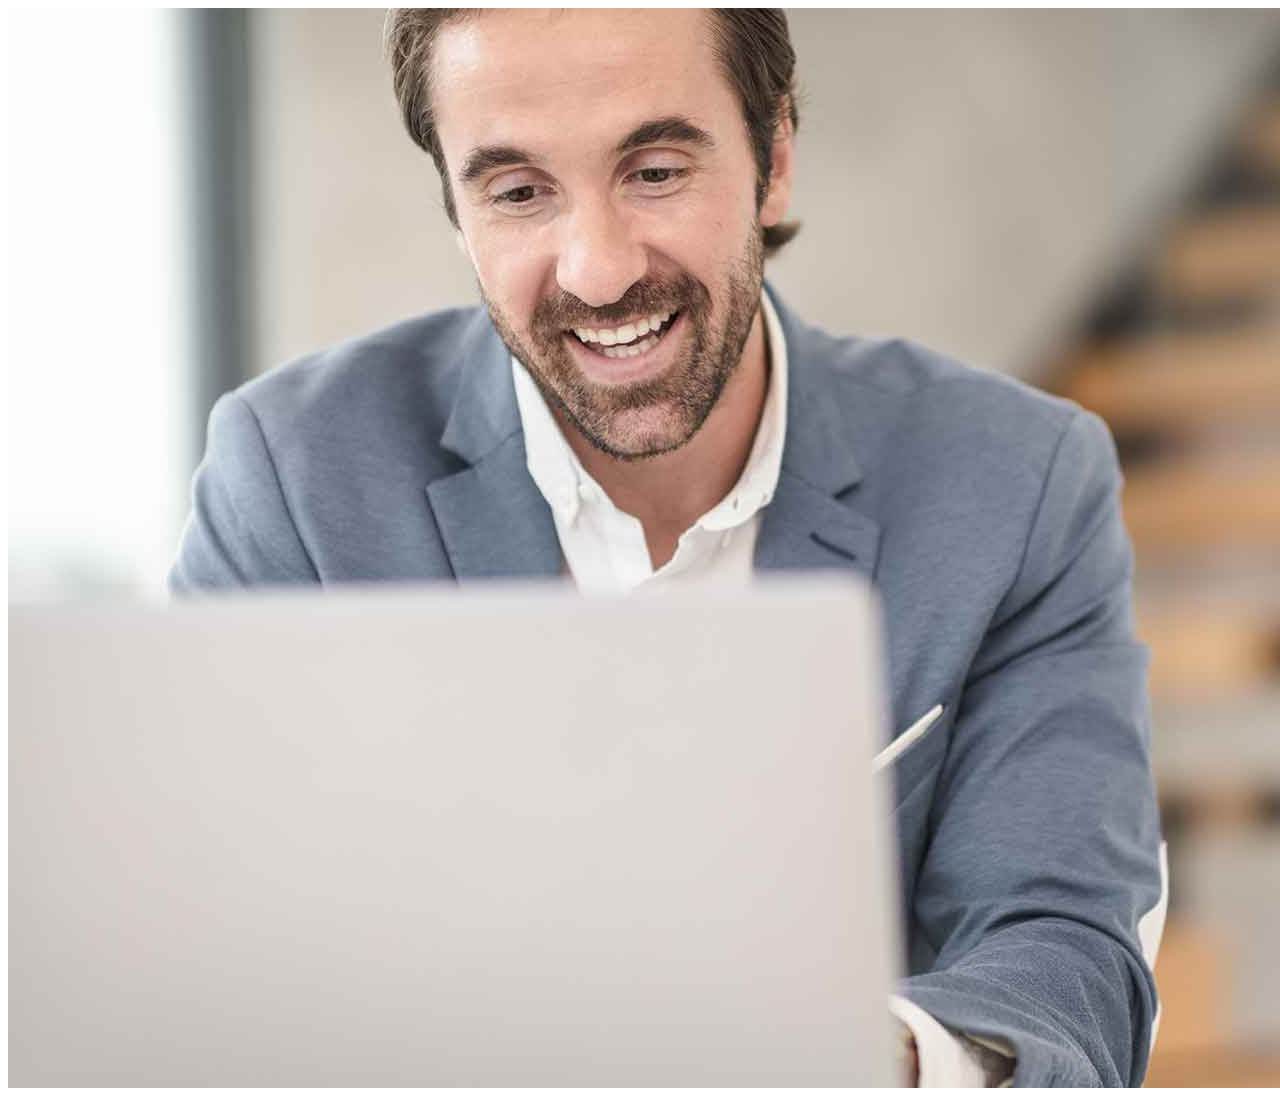
<file: test.html>
<!DOCTYPE html>
<html lang="en">
<head>
    <meta charset="UTF-8">
    <meta name="viewport" content="width=device-width, initial-scale=1.0">
    <title>Document</title>
    <link href="css/stylesIokeo.css" rel="stylesheet">
</head>
<body>
    <div class="container">
        <img src="img/about.jpg" alt="Votre image">
      </div>
</body>
</html>
</file>
<file: css/style.css>
/********** Template CSS **********/
:root {
    --primary: #4761FF;
    --secondary: #555555;
    --light: #F1F3FA;
    --dark: #1C2035;
}

.back-to-top {
    position: fixed;
    display: none;
    right: 30px;
    bottom: 30px;
    z-index: 99;
}
.banner-bg-1{
	background: url(uploads/service.jpg);
	padding: 150px 0;	
	background-clip: initial;
	background-origin: initial;
	background-position: center center;
	background-repeat: no-repeat;
	background-size: cover;
	position: relative;
	z-index: 0;
}

.banner-bg-1::before{
	content: "";
	display: inline-block;
	height: 100%;
	left: 0;
	position: absolute;
	top: 0;
	width: 100%;
	z-index: -1;
	}

.fw-medium {
    font-weight: 500;
}


/*** Spinner ***/
#spinner {
    opacity: 0;
    visibility: hidden;
    transition: opacity .5s ease-out, visibility 0s linear .5s;
    z-index: 99999;
}

#spinner.show {
    transition: opacity .5s ease-out, visibility 0s linear 0s;
    visibility: visible;
    opacity: 1;
}


/*** Button ***/
.btn {
    transition: .5s;
    font-weight: 500;
}

.btn-primary,
.btn-outline-primary:hover {
    color: var(--light);
}

.btn-secondary,
.btn-outline-secondary:hover {
    color: var(--dark);
}

.btn-square {
    width: 38px;
    height: 38px;
}

.btn-sm-square {
    width: 32px;
    height: 32px;
}

.btn-lg-square {
    width: 48px;
    height: 48px;
}

.btn-square,
.btn-sm-square,
.btn-lg-square {
    padding: 0;
    display: flex;
    align-items: center;
    justify-content: center;
    font-weight: normal;
    background-color: #0093b6;
}


/*** Navbar ***/
.sticky-top {
    top: -100px;
    transition: .5s;
}

.navbar .navbar-nav .nav-link {
    margin-right: 35px;
    padding: 25px 0;
    color: var(--dark);
    font-size: 18px;
    font-weight: 500;
    outline: none;
}

.navbar .navbar-nav .nav-link:hover,
.navbar .navbar-nav .nav-link.active {
    color: #0093b6;;
}

.navbar .dropdown-toggle::after {
    border: none;
    content: "\f107";
    font-family: "Font Awesome 5 Free";
    font-weight: 900;
    vertical-align: middle;
    margin-left: 8px;
}

@media (max-width: 991.98px) {
    .navbar .navbar-nav .nav-link  {
        margin-right: 0;
        padding: 10px 0;
    }

    .navbar .navbar-nav {
        margin-top: 15px;
        border-top: 1px solid #EEEEEE;
    }
}

@media (min-width: 992px) {
    .navbar .nav-item .dropdown-menu {
        display: block;
        border: none;
        margin-top: 0;
        top: 150%;
        opacity: 0;
        visibility: hidden;
        transition: .5s;
    }

    .navbar .nav-item:hover .dropdown-menu {
        top: 100%;
        visibility: visible;
        transition: .5s;
        opacity: 1;
    }
}


/*** Header ***/
.carousel-caption {
    top: 0;
    left: 0;
    right: 0;
    bottom: 0;
    display: flex;
    align-items: center;
    background: rgba(0, 0, 0, .1);
    z-index: 1;
}

.carousel-control-prev,
.carousel-control-next {
    width: 15%;
}

.carousel-control-prev-icon,
.carousel-control-next-icon {
    width: 3.5rem;
    height: 3.5rem;
    border-radius: 3.5rem;
    background-color: var(--primary);
    border: 15px solid var(--primary);
}

@media (max-width: 768px) {
    #header-carousel .carousel-item {
        position: relative;
        min-height: 450px;
    }
    
    #header-carousel .carousel-item img {
        position: absolute;
        width: 100%;
        height: 100%;
        object-fit: cover;
    }
}

.page-header {
    background: linear-gradient(rgba(0, 0, 0, .1), rgba(0, 0, 0, .1)), url(../img/carousel-1.jpg) center center no-repeat;
    background-size: cover;
}

.page-header .breadcrumb-item+.breadcrumb-item::before {
    color: var(--light);
}

.page-header .breadcrumb-item,
.page-header .breadcrumb-item a {
    font-size: 18px;
    color: var(--light);
}


/*** Features ***/
.feature-row {
    box-shadow: 0 0 45px rgba(0, 0, 0, .08);
}

.feature-item {
    border-color: rgba(0, 0, 0, .03) !important;
}


/*** About ***/
.about {
    background: linear-gradient(rgba(0, 0, 0, .1), rgba(0, 0, 0, .1)), url(../img/about.jpg) left center no-repeat;
    background-size: cover;
}

.btn-play {
    position: relative;
    display: block;
    box-sizing: content-box;
    width: 36px;
    height: 46px;
    border-radius: 100%;
    border: none;
    outline: none !important;
    padding: 18px 20px 20px 28px;
    background: var(--primary);
}

.btn-play:before {
    content: "";
    position: absolute;
    z-index: 0;
    left: 50%;
    top: 50%;
    transform: translateX(-50%) translateY(-50%);
    display: block;
    width: 90px;
    height: 90px;
    background: var(--primary);
    border-radius: 100%;
    animation: pulse-border 1500ms ease-out infinite;
}

.btn-play:after {
    content: "";
    position: absolute;
    z-index: 1;
    left: 50%;
    top: 50%;
    transform: translateX(-50%) translateY(-50%);
    display: block;
    width: 90px;
    height: 90px;
    background: var(--primary);
    border-radius: 100%;
    transition: all 200ms;
}

.btn-play span {
    display: block;
    position: relative;
    z-index: 3;
    width: 0;
    height: 0;
    left: 3px;
    border-left: 30px solid #FFFFFF;
    border-top: 18px solid transparent;
    border-bottom: 18px solid transparent;
}

@keyframes pulse-border {
    0% {
        transform: translateX(-50%) translateY(-50%) translateZ(0) scale(1);
        opacity: 1;
    }

    100% {
        transform: translateX(-50%) translateY(-50%) translateZ(0) scale(2);
        opacity: 0;
    }
}

.modal-video .modal-dialog {
    position: relative;
    max-width: 800px;
    margin: 60px auto 0 auto;
}

.modal-video .modal-body {
    position: relative;
    padding: 0px;
}

.modal-video .close {
    position: absolute;
    width: 30px;
    height: 30px;
    right: 0px;
    top: -30px;
    z-index: 999;
    font-size: 30px;
    font-weight: normal;
    color: #FFFFFF;
    background: #000000;
    opacity: 1;
}


/*** Service ***/
.service-item {
border: solid 2px #ccc;
border-radius: 10px;
}

.service-item img{
    border-radius: 10px;
}

.service-item 

.service-item .service-text {
    position: relative;
    width: 100%;
    top: 0;
    left: 0;
    text-align: center;
    background: #FFFFFF;
    box-shadow: 0 0 45px rgba(0, 0, 0, .06);
    transition: .5s;
    z-index: 2;
}

.service-item:hover .service-text {
    top: -1.5rem;
}

.service-item .service-text h5 {
    transition: .5s;
}

.service-item:hover .service-text h5 {
    color: var(--primary);
}

.service-item .service-btn {
    position: absolute;
    width: 80%;
    height: 3rem;
    left: 10%;
    bottom: 0;
    display: flex;
    align-items: center;
    justify-content: center;
    background: #FFFFFF;
    box-shadow: 0 0 45px rgba(0, 0, 0, .07);
    transition: .5s;
    z-index: 1;
}

.service-item:hover .service-btn {
    bottom: -1.5rem;
}


/*** Project ***/
.project-item {
    position: relative;
    border-radius: 8px;
    overflow: hidden;
    box-shadow: 0 0 45px rgba(0, 0, 0, .07);
}

.project-item .project-overlay {
    position: absolute;
    width: 100%;
    height: 100%;
    top: 0;
    left: 0;
    display: flex;
    align-items: center;
    justify-content: center;
    background: rgba(0, 0, 0, .5);
    opacity: 0;
    padding-top: 60px;
    transition: .5s;
}

.project-item:hover .project-overlay {
    opacity: 1;
    padding-top: 0;
}

.project-carousel .owl-nav {
    position: absolute;
    top: -100px;
    right: 0;
    display: flex;
}

.project-carousel .owl-nav .owl-prev,
.project-carousel .owl-nav .owl-next {
    margin-left: 15px;
    width: 55px;
    height: 55px;
    display: flex;
    align-items: center;
    justify-content: center;
    color: var(--secondary);
    border-radius: 55px;
    box-shadow: 0 0 45px rgba(0, 0, 0, .15);
    font-size: 25px;
    transition: .5s;
}

.project-carousel .owl-nav .owl-prev:hover,
.project-carousel .owl-nav .owl-next:hover {
    background: var(--primary);
    color: #FFFFFF;
}

@media (max-width: 768px) {
    .project-carousel .owl-nav {
        top: -70px;
        right: auto;
        left: 50%;
        transform: translateX(-50%);
    }

    .project-carousel .owl-nav .owl-prev,
    .project-carousel .owl-nav .owl-next {
        margin: 0 7px;
        width: 45px;
        height: 45px;
        font-size: 20px;
    }
}


/*** Team ***/
.team-item {
    position: relative;
    text-align: center;
    box-shadow: 0 0 45px rgba(0, 0, 0, .07);
}

.team-item .team-social {
    position: absolute;
    padding: 0;
    top: 15px;
    left: 0;
    overflow: hidden;
}

.team-item .team-social li {
    list-style-type: none;
    margin-bottom: 10px;
    margin-left: -50px;
    opacity: 0;
    transition: .5s;
}

.team-item:hover .team-social li {
    margin-left: 15px;
    opacity: 1;
}

.team-item .team-social li .btn {
    background: #FFFFFF;
    color: var(--primary);
    border-radius: 40px;
    transition: .5s;
}

.team-item .team-social li .btn:hover {
    color: #FFFFFF;
    background: var(--primary);
}

.team-item .team-social li:nth-child(1) {
    transition-delay: .1s;
}

.team-item .team-social li:nth-child(2) {
    transition-delay: .2s;
}

.team-item .team-social li:nth-child(3) {
    transition-delay: .3s;
}

.team-item .team-social li:nth-child(4) {
    transition-delay: .4s;
}

.team-item .team-social li:nth-child(5) {
    transition-delay: .5s;
}


/*** Testimonial ***/
.testimonial-item {
    box-shadow: 0 0 45px rgba(0, 0, 0, .07);
    transition: .5s;
}

.owl-item .testimonial-item,
.testimonial-item * {
    transition: .5s;
}

.owl-item.center .testimonial-item,
.testimonial-item:hover {
    background: var(--primary);
}

.owl-item.center .testimonial-item *,
.testimonial-item:hover * {
    color: #FFFFFF !important;
}

.testimonial-item img {
    width: 100px !important;
    height: 100px !important;
    border-radius: 100px;
}

.testimonial-carousel .owl-nav {
    position: absolute;
    top: -100px;
    right: 0;
    display: flex;
}

.testimonial-carousel .owl-nav .owl-prev,
.testimonial-carousel .owl-nav .owl-next {
    margin-left: 15px;
    width: 55px;
    height: 55px;
    display: flex;
    align-items: center;
    justify-content: center;
    color: var(--secondary);
    border-radius: 55px;
    box-shadow: 0 0 45px rgba(0, 0, 0, .15);
    font-size: 25px;
    transition: .5s;
}

.testimonial-carousel .owl-nav .owl-prev:hover,
.testimonial-carousel .owl-nav .owl-next:hover {
    background: var(--primary);
    color: #FFFFFF;
}

@media (max-width: 768px) {
    .testimonial-carousel .owl-nav {
        top: -70px;
        right: auto;
        left: 50%;
        transform: translateX(-50%);
    }

    .testimonial-carousel .owl-nav .owl-prev,
    .testimonial-carousel .owl-nav .owl-next {
        margin: 0 7px;
        width: 45px;
        height: 45px;
        font-size: 20px;
    }
}


/*** Footer ***/
.footer {
    color: #B0B9AE;
}

.footer .btn.btn-link {
    display: block;
    margin-bottom: 5px;
    padding: 0;
    text-align: left;
    color: #B0B9AE;
    font-weight: normal;
    text-transform: capitalize;
    transition: .3s;
}

.footer .btn.btn-link::before {
    position: relative;
    content: "\f105";
    font-family: "Font Awesome 5 Free";
    font-weight: 900;
    margin-right: 10px;
}

.footer .btn.btn-link:hover {
    color: var(--light);
    letter-spacing: 1px;
    box-shadow: none;
}

.copyright {
    color: #B0B9AE;
}

.copyright {
    background: #111111;
}

.copyright a:hover {
    color: var(--primary) !important;
}

.banner-about{
	background: url(uploads/service.jpg);
	padding: 150px 0;	
	background-clip: initial;
	background-origin: initial;
	background-position: center center;
	background-repeat: no-repeat;
	background-size: cover;
	position: relative;
	z-index: 0;
}

.banner-bg-1::before{
	content: "";
	display: inline-block;
	height: 100%;
	left: 0;
	position: absolute;
	top: 0;
	width: 100%;
	z-index: -1;
	}
</file>
<file: css/stylesIokeo.css>
.titreIokeo {
    font-size: 35px !important;
    padding-bottom: 20px;
    color: #0093b6 !important;
    font-weight: 700;
}

.gradient-text {
    background-image: linear-gradient(to right, #141414, #0093b6); /* Dégradé de couleur */
    -webkit-background-clip: text; /* Permet d'appliquer le dégradé au texte */
    -webkit-text-fill-color: transparent; /* Rend le texte transparent */

    text-align: center;
}
.gradient-background {
    background-image: linear-gradient(to right, #fffefe, #f0f0f0); /* Dégradé de couleur */
}
.savoir-background{
background-color: #EfEfEf;
}
.savoir-background .h6 {
color: #6EC1E4;
text-align: center;
font-size: 20px;
font-weight: 900;
}

.banner-bg-1{
	background-image: url(uploads/service.jpg);
	padding: 150px 0;	
	background-clip: initial;
	background-origin: initial;
	background-position: center center;
	background-repeat: no-repeat;
	background-size: cover;
	position: relative;
	z-index: 0;
}

.banner-bg-1::before{
	content: "";
	display: inline-block;
	height: 100%;
	left: 0;
	position: absolute;
	top: 0;
	width: 100%;
	z-index: -1;
	}

    .banner-about{
        background: url(uploads/service.jpg);
        padding: 150px 0;	
        background-clip: initial;
        background-origin: initial;
        background-position: center center;
        background-repeat: no-repeat;
        background-size: cover;
        position: relative;
        z-index: 0;
    }
    
    .banner-bg-1::before{
        content: "";
        display: inline-block;
        height: 100%;
        left: 0;
        position: absolute;
        top: 0;
        width: 100%;
        z-index: -1;
        }
.carouselIokeo {
    width: 100%;
    overflow: hidden;  }
  
.carousel-innerIokeo {
    display: flex;
    animation: carousel-scroll 10s linear infinite;
}
  
.carousel-itemIokeo {
    flex: 0 0 20%; /* Ajustez la largeur des logos selon vos besoins */
    padding: 0 10px; /* Espacement entre les logos */
}
  
@keyframes carousel-scroll {
    0% {
      transform: translateX(0);
    }
    100% {
      transform: translateX(-100%);
    }
}

.carousel-itemIokeo img {
    width: 100px; /* Remplacez la valeur par la largeur souhaitée */
    height: 100px; /* Remplacez la valeur par la hauteur souhaitée */
  }

  .bi::before {
  display: inline-block;
  content: "";
  vertical-align: -.125em;
  background-image: url("data:image/svg+xml,<svg viewBox='0 0 16 16' fill='%23333' xmlns='http://www.w3.org/2000/svg'width='24' height='24' ><path fill-rule='evenodd' d='M8 9.5a1.5 1.5 0 1 0 0-3 1.5 1.5 0 0 0 0 3z' clip-rule='evenodd'/></svg>");
  background-repeat: no-repeat;
  background-size: 2rem 2rem;
  color: #0093b6;

}

.about-color {
    color: #0093b6;
  }
.message-div{
  text-align: center;
  background-color: #0093b6;
  padding: 10px;
  color: white;
}
</file>
